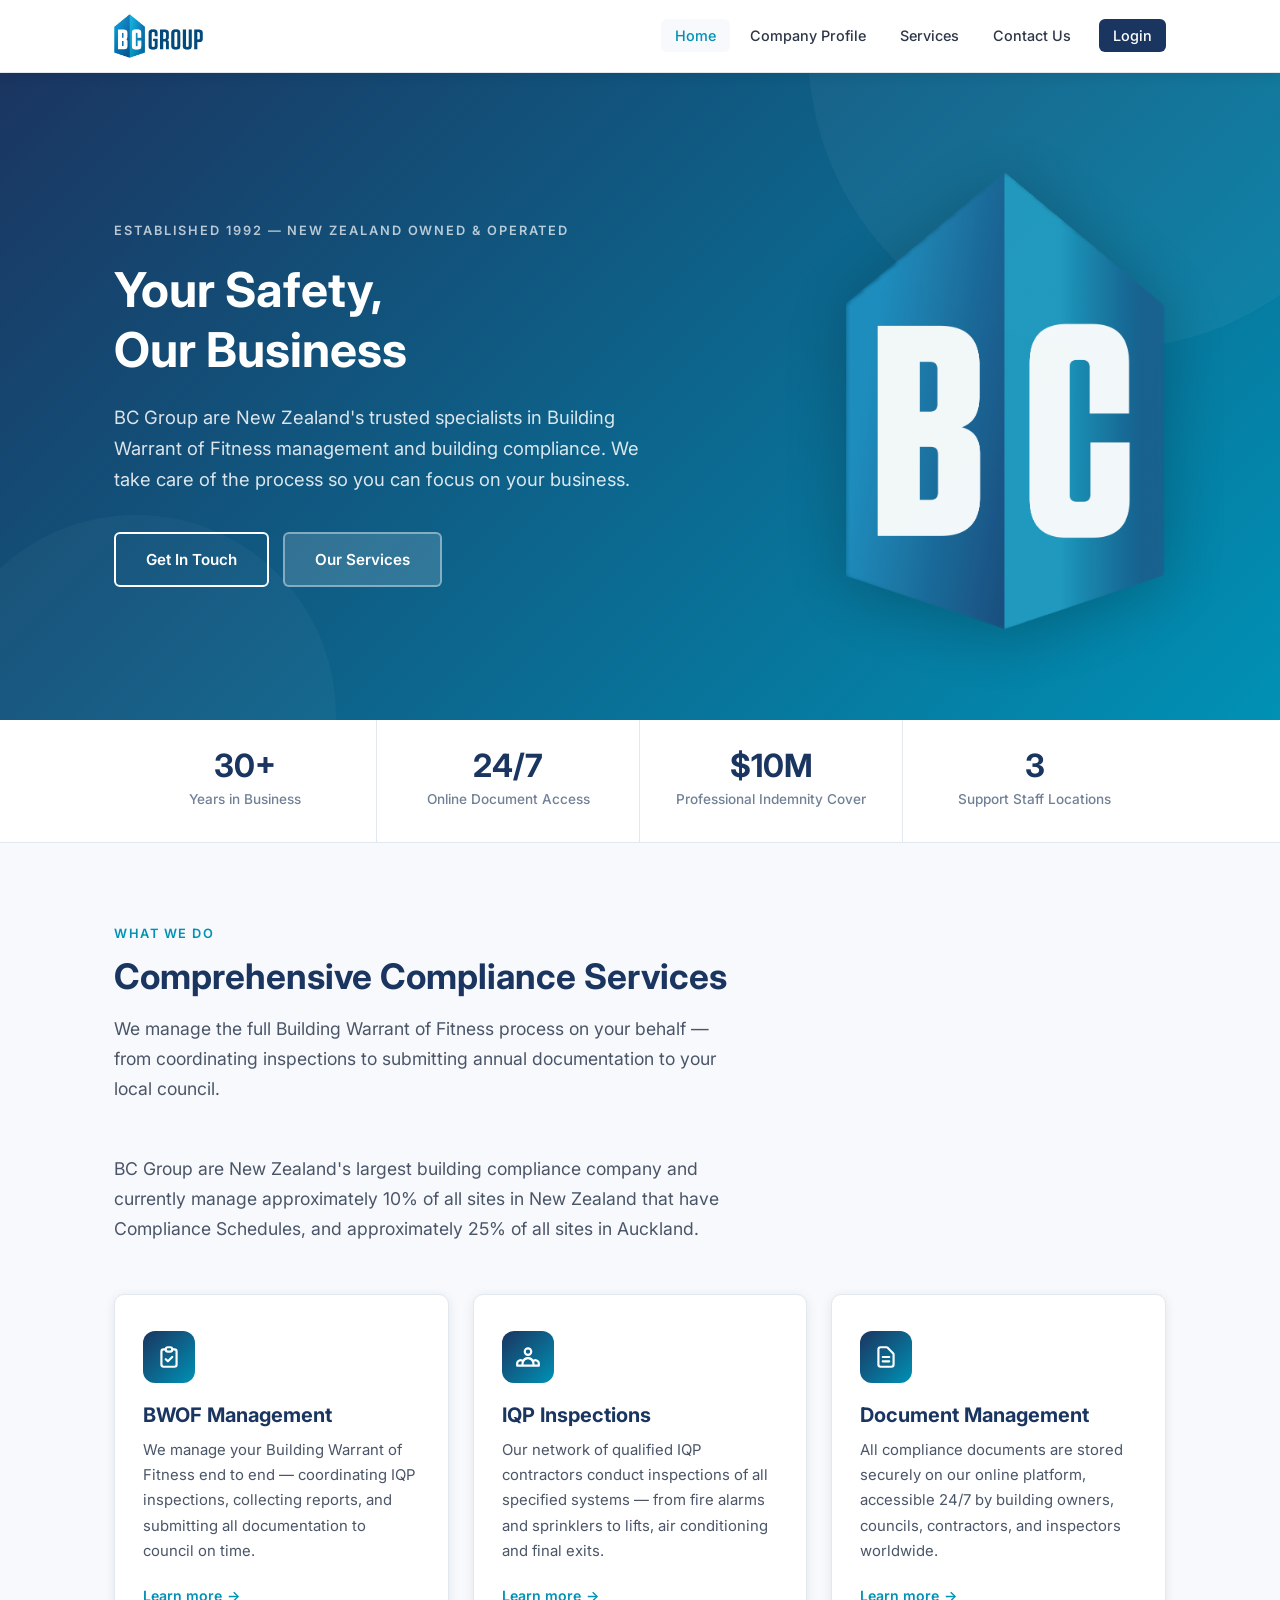
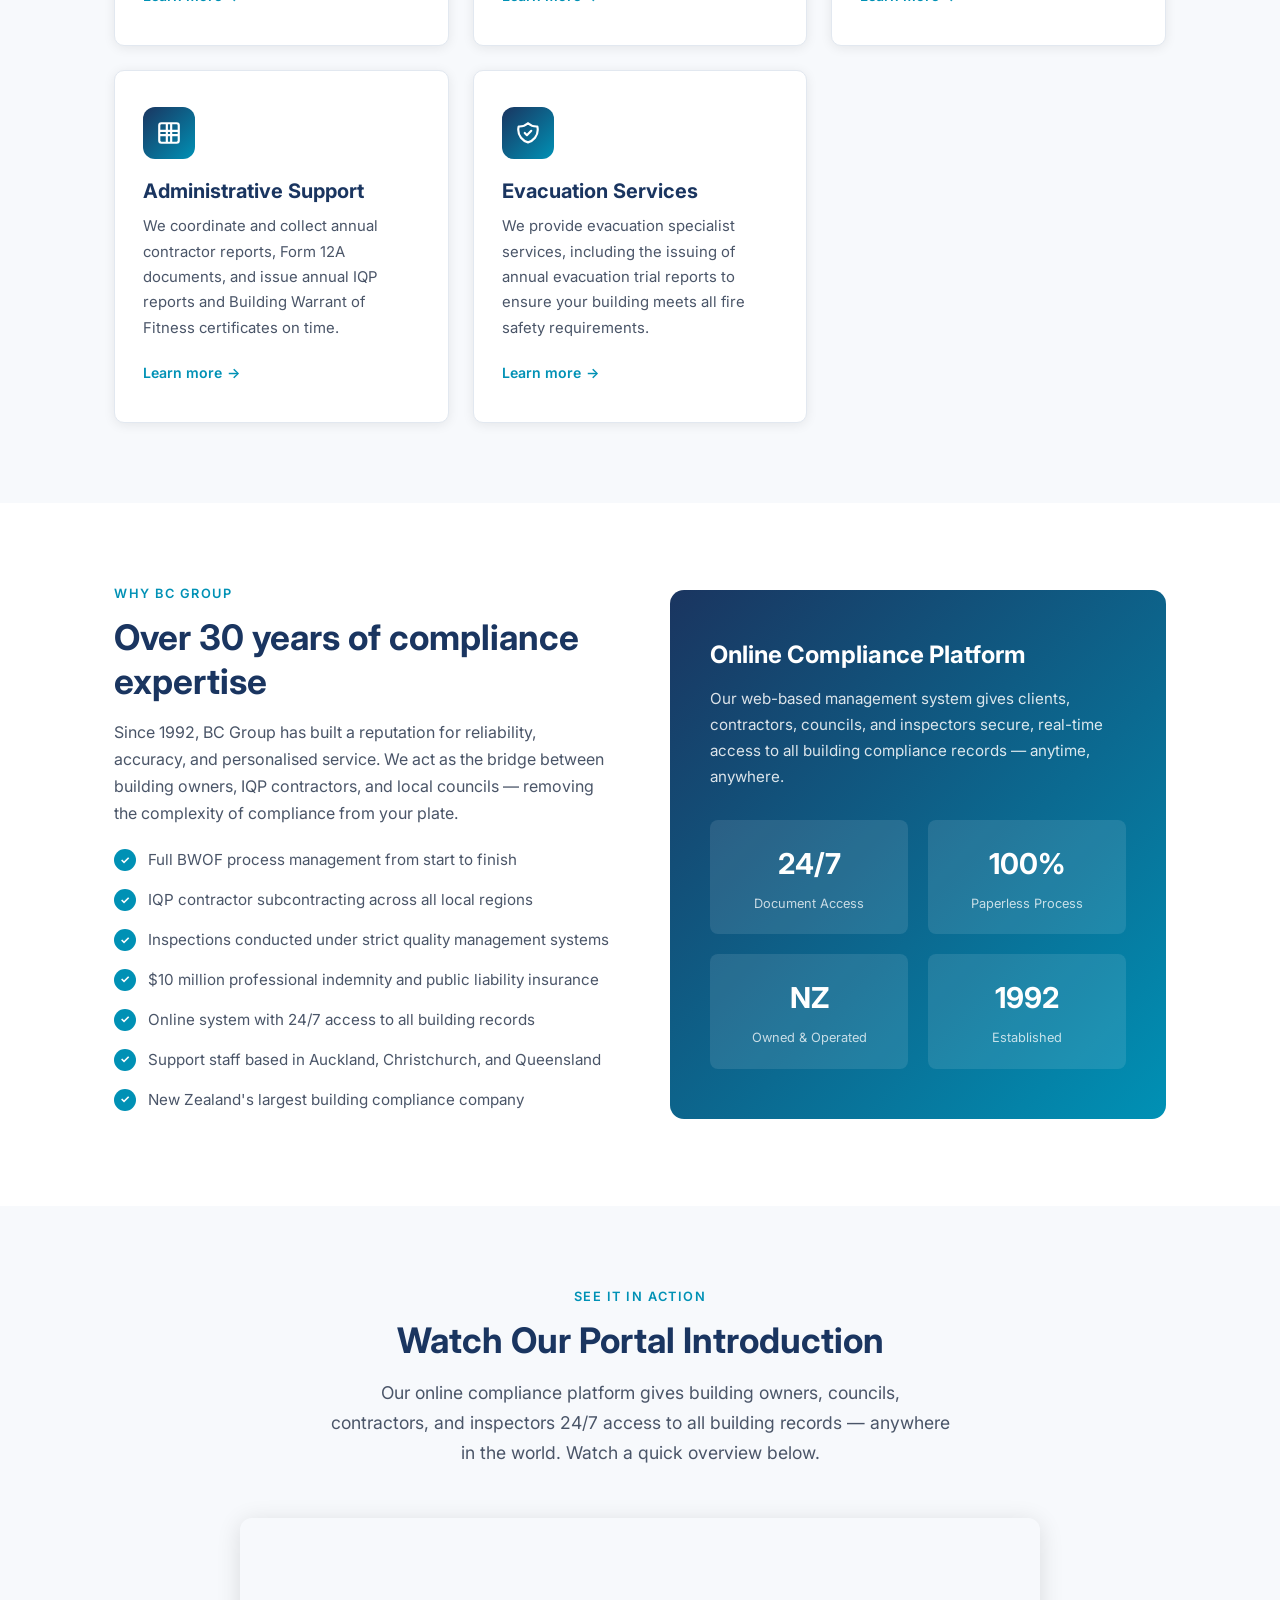
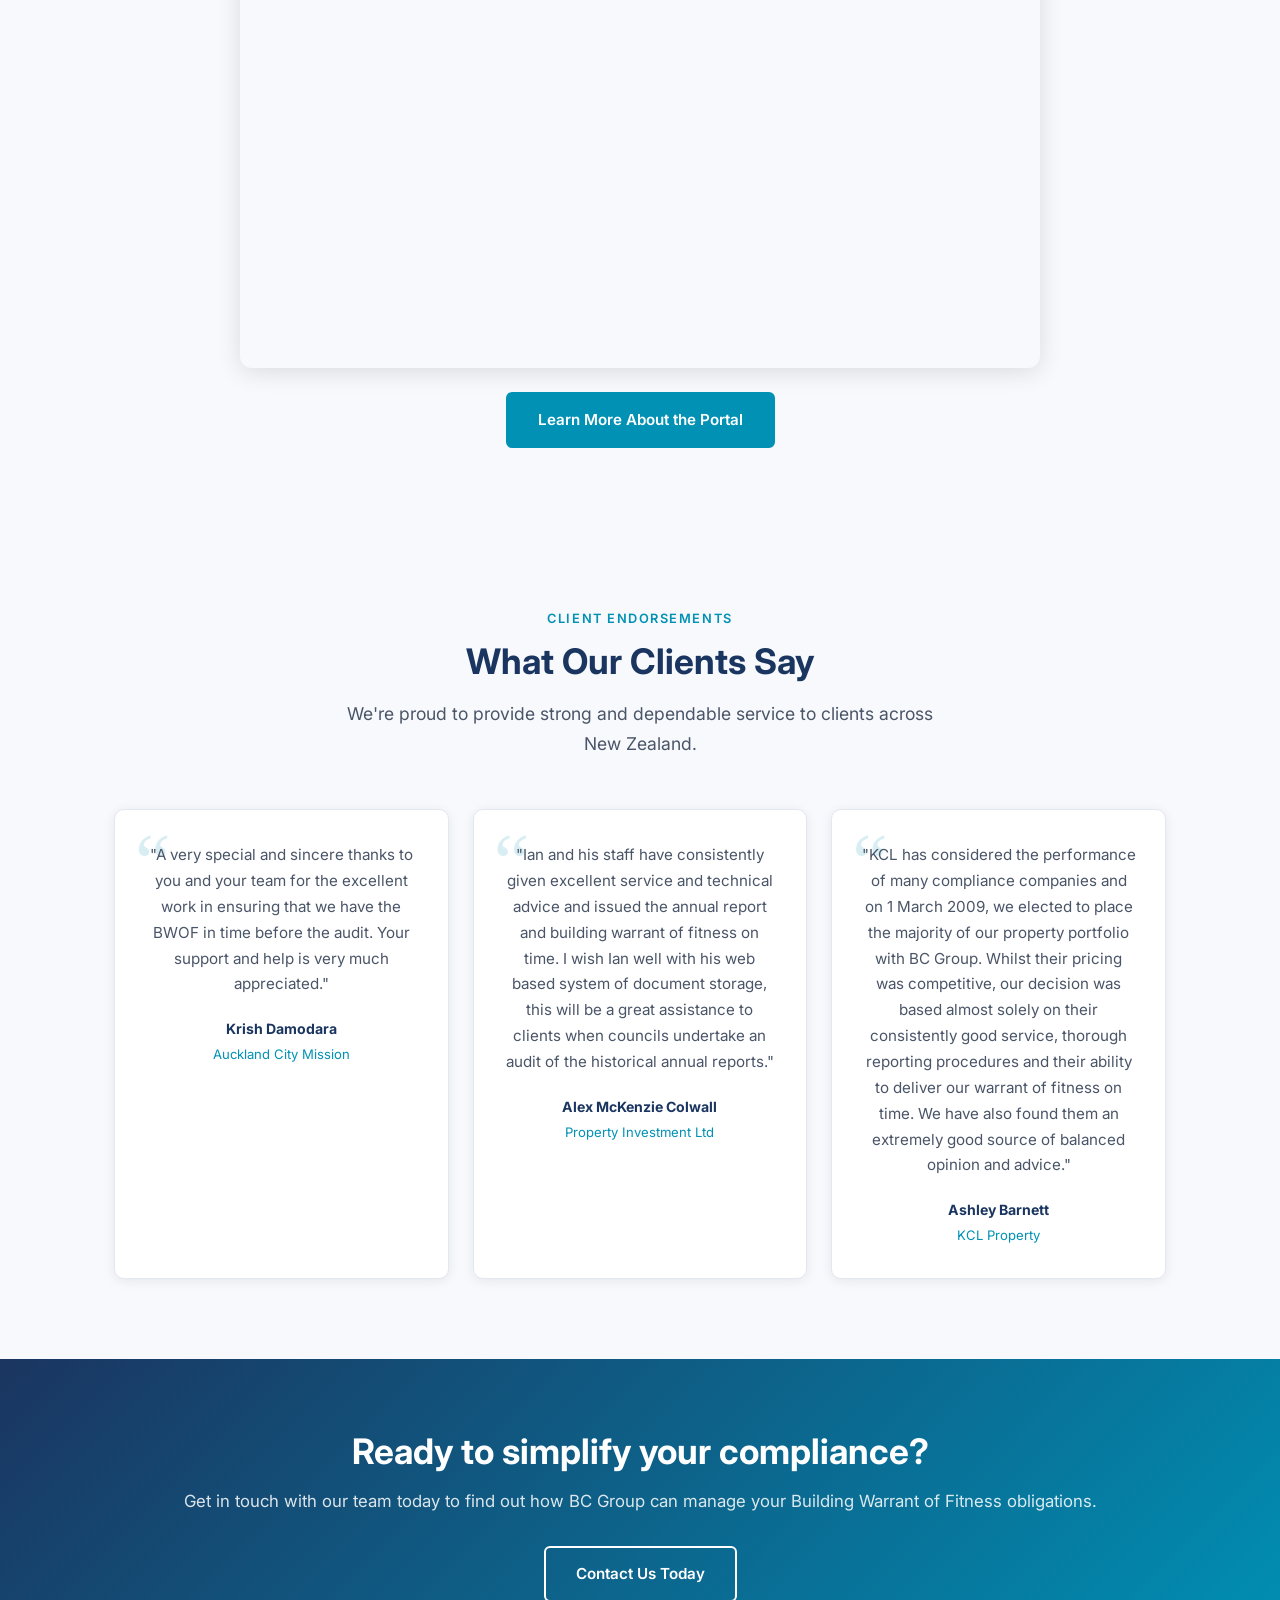
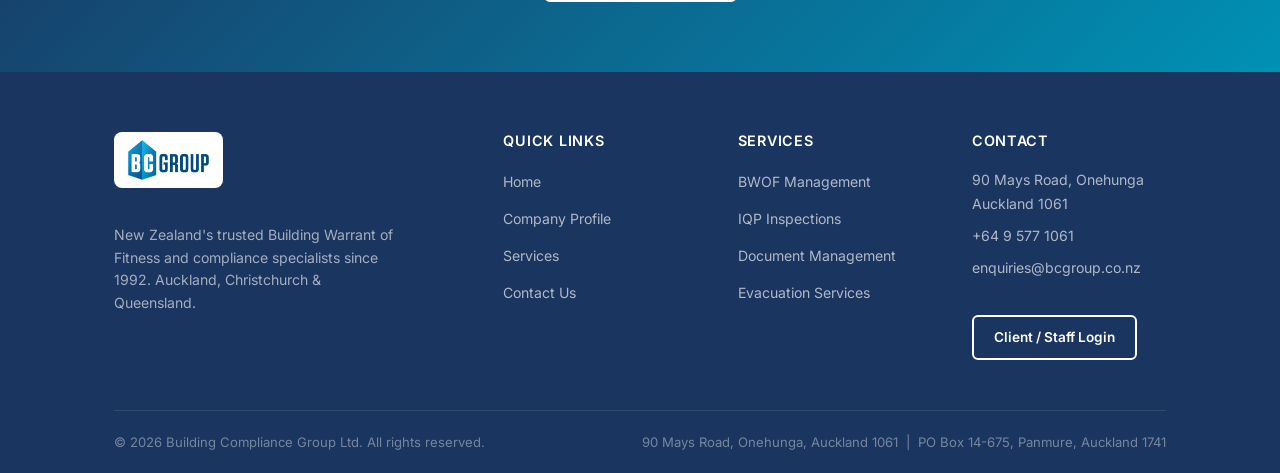
<file: index.html>
<!DOCTYPE html>
<html lang="en">
<head>
  <meta charset="UTF-8" />
  <meta name="viewport" content="width=device-width, initial-scale=1.0" />
  <title>BC Group | Building Warrant of Fitness Specialists</title>
  <meta name="description" content="BC Group has been New Zealand's trusted Building Warrant of Fitness and compliance specialists since 1992. Serving Auckland, Christchurch and beyond." />
  <link rel="stylesheet" href="css/styles.css" />
  <link rel="icon" type="image/x-icon" href="favicon.ico" />
  <link rel="icon" type="image/png" sizes="32x32" href="favicon-32x32.png" />
  <link rel="icon" type="image/png" sizes="16x16" href="favicon-16x16.png" />
  <link rel="apple-touch-icon" sizes="180x180" href="apple-touch-icon.png" />
</head>
<body>

  <!-- ===== NAVIGATION ===== -->
  <nav class="nav">
    <div class="container">
      <div class="nav__inner">
        <a href="index.html" class="nav__logo">
          <img src="images/logo.png" alt="BC Group" class="nav__logo-img" />
        </a>
        <button class="nav__toggle" id="navToggle" aria-label="Toggle menu">
          <span></span><span></span><span></span>
        </button>
        <ul class="nav__links" id="navLinks">
          <li><a href="index.html" class="active">Home</a></li>
          <li><a href="about.html">Company Profile</a></li>
          <li><a href="services.html">Services</a></li>
          <li><a href="contact.html">Contact Us</a></li>
          <li><a href="https://login.bcgroup.co.nz/" class="nav__login" target="_blank" rel="noopener">Login</a></li>
        </ul>
      </div>
    </div>
  </nav>

  <!-- ===== HERO ===== -->
  <section class="hero">
    <div class="container">
      <div class="hero__inner">
        <div class="hero__content">
          <span class="hero__tagline">Established 1992 &mdash; New Zealand Owned &amp; Operated</span>
          <h1>Your Safety,<br>Our Business</h1>
          <p>BC Group are New Zealand's trusted specialists in Building Warrant of Fitness management and building compliance. We take care of the process so you can focus on your business.</p>
          <div class="hero__buttons">
            <a href="contact.html" class="btn btn--outline">Get In Touch</a>
            <a href="services.html" class="btn btn--primary" style="background:rgba(255,255,255,0.15);border-color:rgba(255,255,255,0.4);">Our Services</a>
          </div>
        </div>
        <div class="hero__logo">
          <img src="images/logohero.png" alt="BC Group" />
        </div>
      </div>
    </div>
  </section>

  <!-- ===== STATS ===== -->
  <section class="stats">
    <div class="container">
      <div class="stats__grid">
        <div class="stats__item">
          <div class="stats__number">30+</div>
          <div class="stats__label">Years in Business</div>
        </div>
        <div class="stats__item">
          <div class="stats__number">24/7</div>
          <div class="stats__label">Online Document Access</div>
        </div>
        <div class="stats__item">
          <div class="stats__number">$10M</div>
          <div class="stats__label">Professional Indemnity Cover</div>
        </div>
        <div class="stats__item">
          <div class="stats__number">3</div>
          <div class="stats__label">Support Staff Locations</div>
        </div>
      </div>
    </div>
  </section>

  <!-- ===== SERVICES ===== -->
  <section class="section section--grey">
    <div class="container">
      <p class="section-label">What We Do</p>
      <h2 class="section-title">Comprehensive Compliance Services</h2>
      <p class="section-intro">We manage the full Building Warrant of Fitness process on your behalf — from coordinating inspections to submitting annual documentation to your local council.</p>
      <p class="section-intro">BC Group are New Zealand's largest building compliance company and currently manage approximately 10% of all sites in New Zealand that have Compliance Schedules, and approximately 25% of all sites in Auckland.</p>
      <div class="cards">

        <div class="card">
          <div class="card__icon">
            <svg viewBox="0 0 24 24"><path d="M9 5H7a2 2 0 00-2 2v12a2 2 0 002 2h10a2 2 0 002-2V7a2 2 0 00-2-2h-2M9 5a2 2 0 002 2h2a2 2 0 002-2M9 5a2 2 0 012-2h2a2 2 0 012 2m-6 9l2 2 4-4"/></svg>
          </div>
          <h3>BWOF Management</h3>
          <p>We manage your Building Warrant of Fitness end to end — coordinating IQP inspections, collecting reports, and submitting all documentation to council on time.</p>
          <a href="services.html" class="card__link">Learn more</a>
        </div>

        <div class="card">
          <div class="card__icon">
            <svg viewBox="0 0 24 24"><path d="M17 20h5v-2a3 3 0 00-5.356-1.857M17 20H7m10 0v-2c0-.656-.126-1.283-.356-1.857M7 20H2v-2a3 3 0 015.356-1.857M7 20v-2c0-.656.126-1.283.356-1.857m0 0a5.002 5.002 0 019.288 0M15 7a3 3 0 11-6 0 3 3 0 016 0z"/></svg>
          </div>
          <h3>IQP Inspections</h3>
          <p>Our network of qualified IQP contractors conduct inspections of all specified systems — from fire alarms and sprinklers to lifts, air conditioning and final exits.</p>
          <a href="services.html" class="card__link">Learn more</a>
        </div>

        <div class="card">
          <div class="card__icon">
            <svg viewBox="0 0 24 24"><path d="M9 12h6m-6 4h6m2 5H7a2 2 0 01-2-2V5a2 2 0 012-2h5.586a1 1 0 01.707.293l5.414 5.414a1 1 0 01.293.707V19a2 2 0 01-2 2z"/></svg>
          </div>
          <h3>Document Management</h3>
          <p>All compliance documents are stored securely on our online platform, accessible 24/7 by building owners, councils, contractors, and inspectors worldwide.</p>
          <a href="services.html" class="card__link">Learn more</a>
        </div>

        <div class="card">
          <div class="card__icon">
            <svg viewBox="0 0 24 24"><path d="M3 10h18M3 14h18M10 3v18M14 3v18M5 3h14a2 2 0 012 2v14a2 2 0 01-2 2H5a2 2 0 01-2-2V5a2 2 0 012-2z"/></svg>
          </div>
          <h3>Administrative Support</h3>
          <p>We coordinate and collect annual contractor reports, Form 12A documents, and issue annual IQP reports and Building Warrant of Fitness certificates on time.</p>
          <a href="services.html" class="card__link">Learn more</a>
        </div>

        <div class="card">
          <div class="card__icon">
            <svg viewBox="0 0 24 24"><path d="M9 12l2 2 4-4m5.618-4.016A11.955 11.955 0 0112 2.944a11.955 11.955 0 01-8.618 3.04A12.02 12.02 0 003 9c0 5.591 3.824 10.29 9 11.622 5.176-1.332 9-6.03 9-11.622 0-1.042-.133-2.052-.382-3.016z"/></svg>
          </div>
          <h3>Evacuation Services</h3>
          <p>We provide evacuation specialist services, including the issuing of annual evacuation trial reports to ensure your building meets all fire safety requirements.</p>
          <a href="services.html" class="card__link">Learn more</a>
        </div>

      </div>
    </div>
  </section>

  <!-- ===== WHY BC GROUP ===== -->
  <section class="section">
    <div class="container">
      <div class="two-col">
        <div>
          <p class="section-label">Why BC Group</p>
          <h2 class="section-title">Over 30 years of compliance expertise</h2>
          <p>Since 1992, BC Group has built a reputation for reliability, accuracy, and personalised service. We act as the bridge between building owners, IQP contractors, and local councils — removing the complexity of compliance from your plate.</p>
          <ul class="checklist">
            <li>Full BWOF process management from start to finish</li>
            <li>IQP contractor subcontracting across all local regions</li>
            <li>Inspections conducted under strict quality management systems</li>
            <li>$10 million professional indemnity and public liability insurance</li>
            <li>Online system with 24/7 access to all building records</li>
            <li>Support staff based in Auckland, Christchurch, and Queensland</li>
            <li>New Zealand's largest building compliance company</li>
          </ul>
        </div>
        <div class="visual-block">
          <h3>Online Compliance Platform</h3>
          <p>Our web-based management system gives clients, contractors, councils, and inspectors secure, real-time access to all building compliance records — anytime, anywhere.</p>
          <div class="stat-row">
            <div class="stat-box">
              <div class="num">24/7</div>
              <div class="lbl">Document Access</div>
            </div>
            <div class="stat-box">
              <div class="num">100%</div>
              <div class="lbl">Paperless Process</div>
            </div>
            <div class="stat-box">
              <div class="num">NZ</div>
              <div class="lbl">Owned &amp; Operated</div>
            </div>
            <div class="stat-box">
              <div class="num">1992</div>
              <div class="lbl">Established</div>
            </div>
          </div>
        </div>
      </div>
    </div>
  </section>

  <!-- ===== PORTAL VIDEO ===== -->
  <section class="section section--grey">
    <div class="container text-center">
      <p class="section-label">See It In Action</p>
      <h2 class="section-title">Watch Our Portal Introduction</h2>
      <p class="section-intro" style="margin-left:auto;margin-right:auto;">Our online compliance platform gives building owners, councils, contractors, and inspectors 24/7 access to all building records — anywhere in the world. Watch a quick overview below.</p>
      <div style="max-width:800px;margin:0 auto 24px;border-radius:12px;overflow:hidden;box-shadow:0 4px 24px rgba(0,0,0,0.12);">
        <div style="position:relative;padding-bottom:56.25%;height:0;">
          <iframe src="https://www.youtube.com/embed/49YV85iD6Ck" title="BC Group Portal Overview" frameborder="0" allow="accelerometer; autoplay; clipboard-write; encrypted-media; gyroscope; picture-in-picture" allowfullscreen style="position:absolute;top:0;left:0;width:100%;height:100%;"></iframe>
        </div>
      </div>
      <a href="intro-video.html" class="btn btn--primary">Learn More About the Portal</a>
    </div>
  </section>

  <!-- ===== TESTIMONIALS ===== -->
  <section class="section section--grey">
    <div class="container text-center">
      <p class="section-label">Client Endorsements</p>
      <h2 class="section-title">What Our Clients Say</h2>
      <p class="section-intro">We're proud to provide strong and dependable service to clients across New Zealand.</p>
      <div class="testimonials-grid">

        <div class="testimonial-card">
          <p class="testimonial-card__quote">"A very special and sincere thanks to you and your team for the excellent work in ensuring that we have the BWOF in time before the audit. Your support and help is very much appreciated."</p>
          <div class="testimonial-card__author">Krish Damodara</div>
          <div class="testimonial-card__company">Auckland City Mission</div>
        </div>

        <div class="testimonial-card">
          <p class="testimonial-card__quote">"Ian and his staff have consistently given excellent service and technical advice and issued the annual report and building warrant of fitness on time. I wish Ian well with his web based system of document storage, this will be a great assistance to clients when councils undertake an audit of the historical annual reports."</p>
          <div class="testimonial-card__author">Alex McKenzie Colwall</div>
          <div class="testimonial-card__company">Property Investment Ltd</div>
        </div>

        <div class="testimonial-card">
          <p class="testimonial-card__quote">"KCL has considered the performance of many compliance companies and on 1 March 2009, we elected to place the majority of our property portfolio with BC Group. Whilst their pricing was competitive, our decision was based almost solely on their consistently good service, thorough reporting procedures and their ability to deliver our warrant of fitness on time. We have also found them an extremely good source of balanced opinion and advice."</p>
          <div class="testimonial-card__author">Ashley Barnett</div>
          <div class="testimonial-card__company">KCL Property</div>
        </div>

      </div>
    </div>
  </section>

  <!-- ===== CTA ===== -->
  <section class="cta-banner">
    <div class="container">
      <h2>Ready to simplify your compliance?</h2>
      <p>Get in touch with our team today to find out how BC Group can manage your Building Warrant of Fitness obligations.</p>
      <a href="contact.html" class="btn btn--outline">Contact Us Today</a>
    </div>
  </section>

  <!-- ===== FOOTER ===== -->
  <footer class="footer">
    <div class="container">
      <div class="footer__grid">
        <div class="footer__brand">
          <div style="background:#fff; display:inline-block; padding:8px 14px; border-radius:8px; margin-bottom:14px;">
            <img src="images/logo.png" alt="BC Group" style="height:40px; width:auto; display:block;" />
          </div>
          <p>New Zealand's trusted Building Warrant of Fitness and compliance specialists since 1992. Auckland, Christchurch &amp; Queensland.</p>
        </div>
        <div>
          <h4>Quick Links</h4>
          <ul>
            <li><a href="index.html">Home</a></li>
            <li><a href="about.html">Company Profile</a></li>
            <li><a href="services.html">Services</a></li>
            <li><a href="contact.html">Contact Us</a></li>
          </ul>
        </div>
        <div>
          <h4>Services</h4>
          <ul>
            <li><a href="services.html">BWOF Management</a></li>
            <li><a href="services.html">IQP Inspections</a></li>
            <li><a href="services.html">Document Management</a></li>
            <li><a href="services.html">Evacuation Services</a></li>
          </ul>
        </div>
        <div>
          <h4>Contact</h4>
          <p class="footer__contact-line">90 Mays Road, Onehunga<br>Auckland 1061</p>
          <p class="footer__contact-line"><a href="tel:+6495771061">+64 9 577 1061</a></p>
          <p class="footer__contact-line"><a href="mailto:enquiries@bcgroup.co.nz">enquiries@bcgroup.co.nz</a></p>
          <br>
          <a href="https://login.bcgroup.co.nz/" target="_blank" rel="noopener" class="btn btn--outline" style="padding:9px 20px;font-size:0.85rem;">Client / Staff Login</a>
        </div>
      </div>
      <div class="footer__bottom">
        <span>&copy; 2026 Building Compliance Group Ltd. All rights reserved.</span>
        <span>90 Mays Road, Onehunga, Auckland 1061 &nbsp;|&nbsp; PO Box 14-675, Panmure, Auckland 1741</span>
      </div>
    </div>
  </footer>

  <script src="js/main.js"></script>
</body>
</html>
</file>
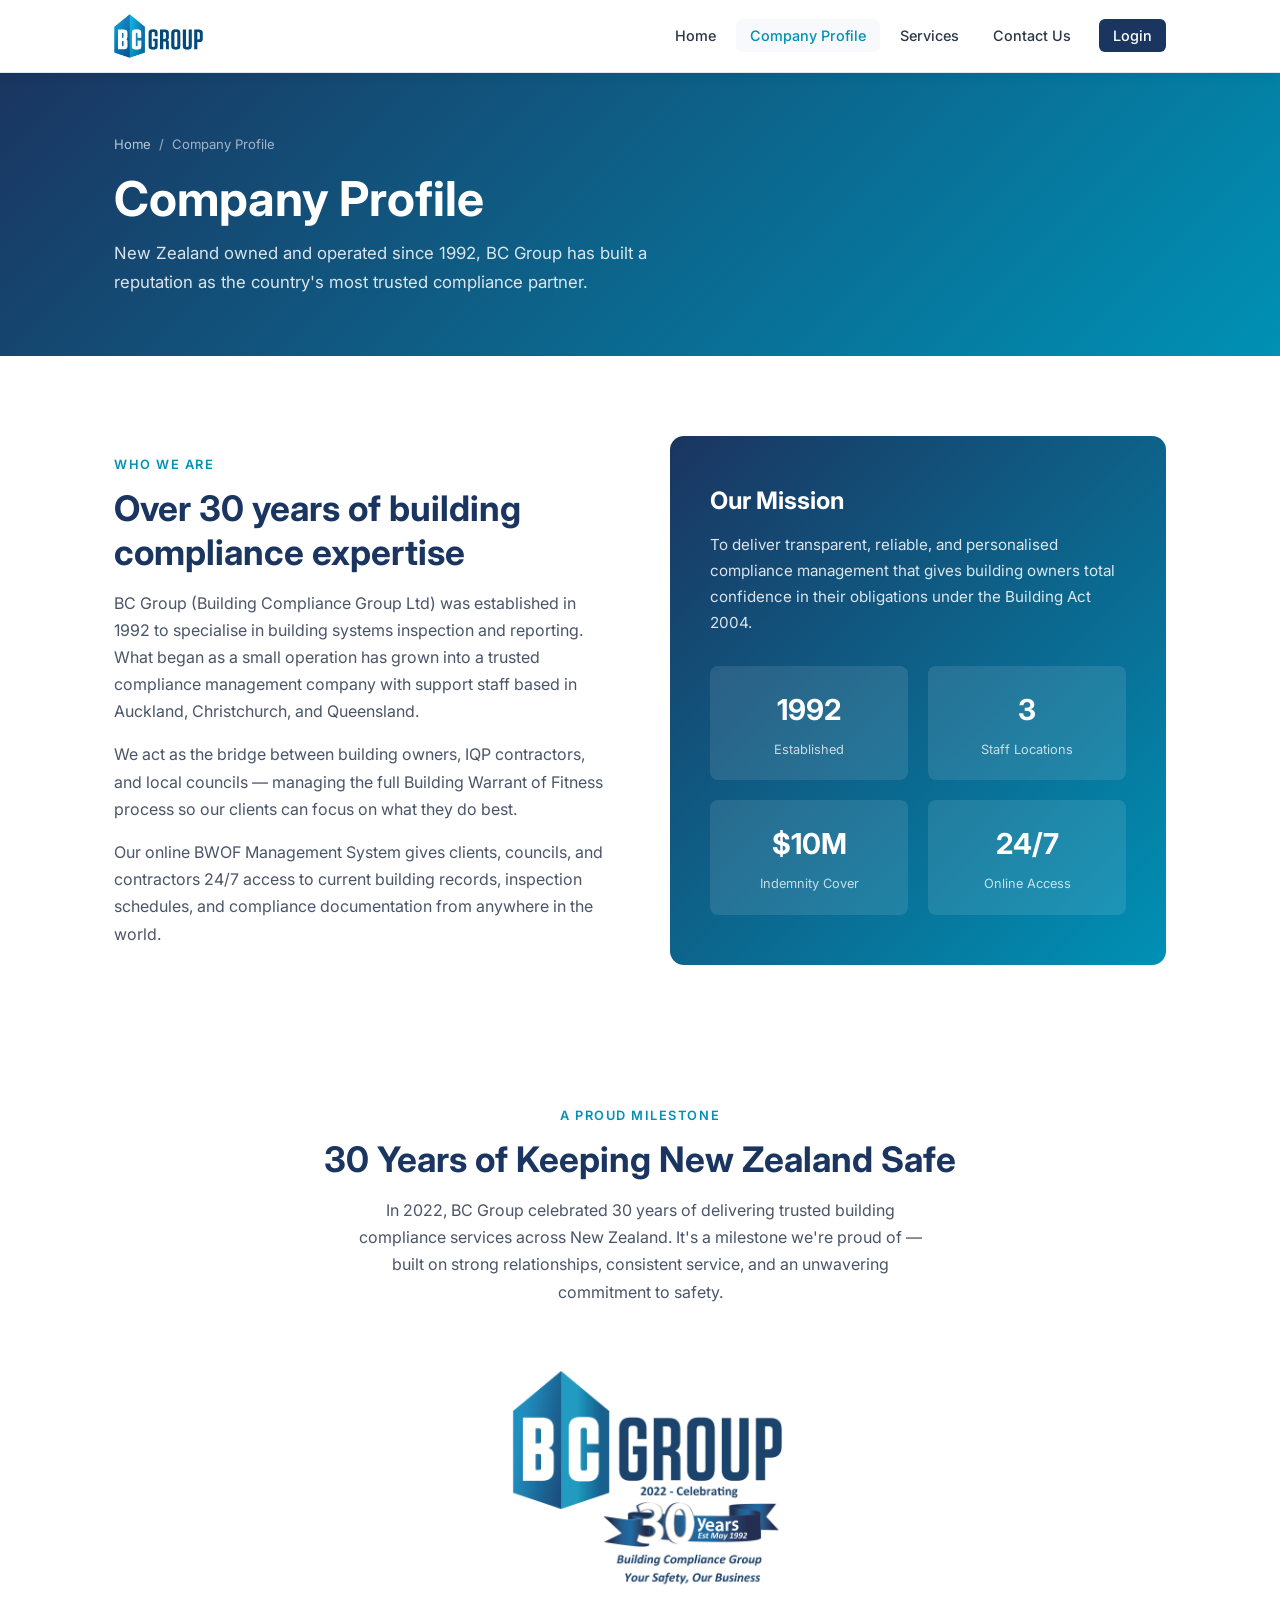
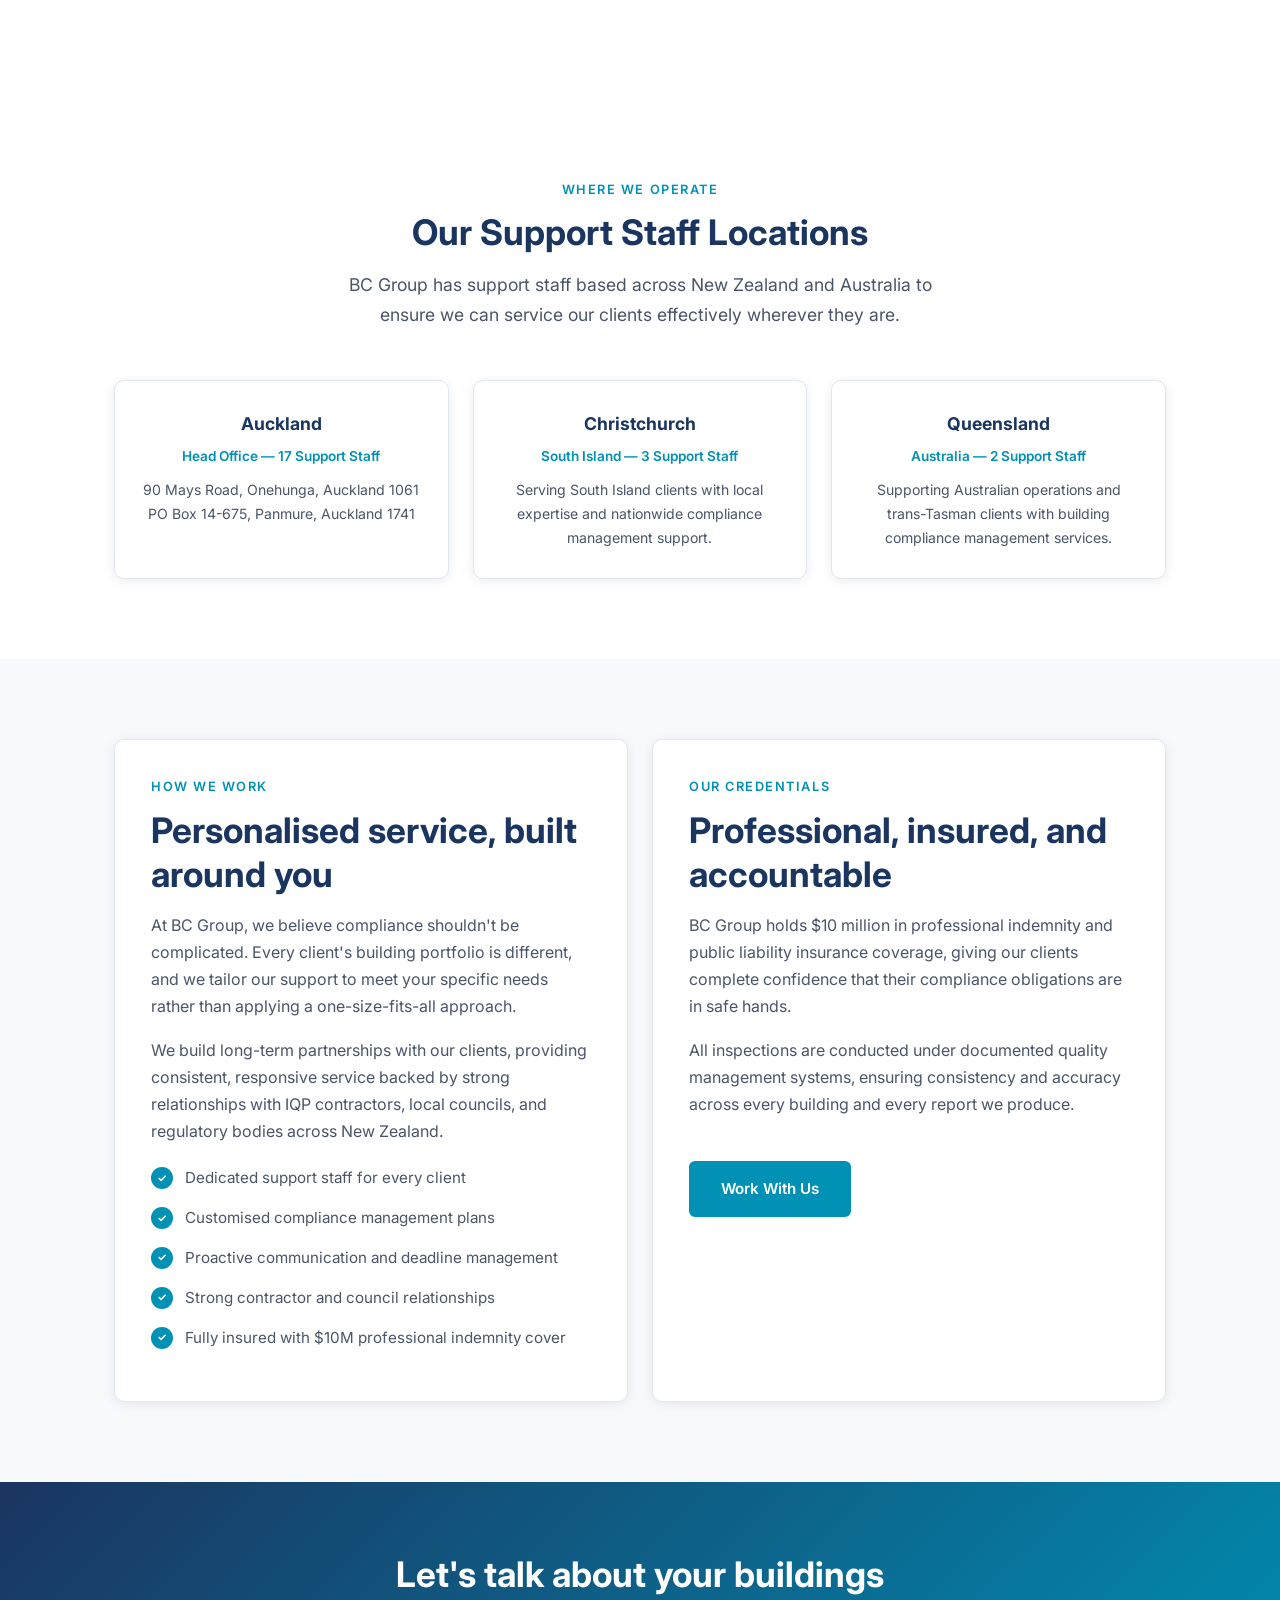
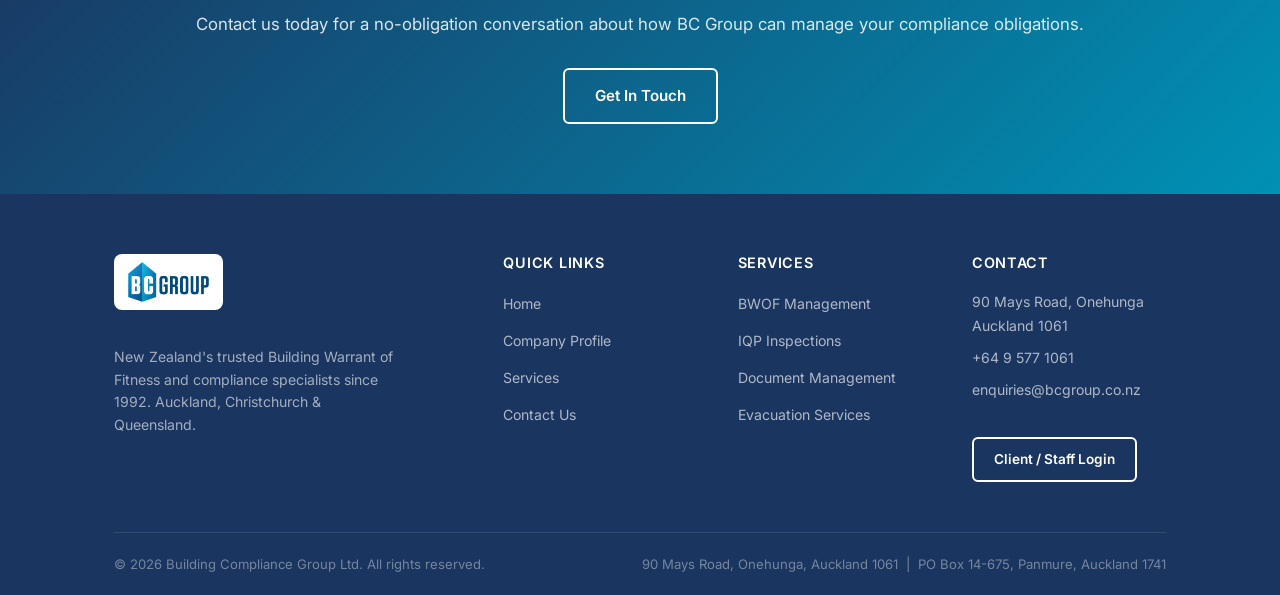
<file: about.html>
<!DOCTYPE html>
<html lang="en">
<head>
  <meta charset="UTF-8" />
  <meta name="viewport" content="width=device-width, initial-scale=1.0" />
  <title>Company Profile | BC Group</title>
  <meta name="description" content="Learn about BC Group — New Zealand's trusted Building Warrant of Fitness specialists since 1992. Meet our team and find out what drives us." />
  <link rel="stylesheet" href="css/styles.css" />
  <link rel="icon" type="image/x-icon" href="favicon.ico" />
  <link rel="icon" type="image/png" sizes="32x32" href="favicon-32x32.png" />
  <link rel="icon" type="image/png" sizes="16x16" href="favicon-16x16.png" />
  <link rel="apple-touch-icon" sizes="180x180" href="apple-touch-icon.png" />
</head>
<body>

  <!-- ===== NAVIGATION ===== -->
  <nav class="nav">
    <div class="container">
      <div class="nav__inner">
        <a href="index.html" class="nav__logo">
          <img src="images/logo.png" alt="BC Group" class="nav__logo-img" />
        </a>
        <button class="nav__toggle" id="navToggle" aria-label="Toggle menu">
          <span></span><span></span><span></span>
        </button>
        <ul class="nav__links" id="navLinks">
          <li><a href="index.html">Home</a></li>
          <li><a href="about.html" class="active">Company Profile</a></li>
          <li><a href="services.html">Services</a></li>
          <li><a href="contact.html">Contact Us</a></li>
          <li><a href="https://login.bcgroup.co.nz/" class="nav__login" target="_blank" rel="noopener">Login</a></li>
        </ul>
      </div>
    </div>
  </nav>

  <!-- ===== PAGE HEADER ===== -->
  <section class="page-header">
    <div class="container">
      <div class="breadcrumb">
        <a href="index.html">Home</a><span>/</span>Company Profile
      </div>
      <h1>Company Profile</h1>
      <p>New Zealand owned and operated since 1992, BC Group has built a reputation as the country's most trusted compliance partner.</p>
    </div>
  </section>

  <!-- ===== ABOUT ===== -->
  <section class="section">
    <div class="container">
      <div class="two-col">
        <div>
          <p class="section-label">Who We Are</p>
          <h2 class="section-title">Over 30 years of building compliance expertise</h2>
          <p>BC Group (Building Compliance Group Ltd) was established in 1992 to specialise in building systems inspection and reporting. What began as a small operation has grown into a trusted compliance management company with support staff based in Auckland, Christchurch, and Queensland.</p>
          <p>We act as the bridge between building owners, IQP contractors, and local councils — managing the full Building Warrant of Fitness process so our clients can focus on what they do best.</p>
          <p>Our online BWOF Management System gives clients, councils, and contractors 24/7 access to current building records, inspection schedules, and compliance documentation from anywhere in the world.</p>
        </div>
        <div class="visual-block">
          <h3>Our Mission</h3>
          <p>To deliver transparent, reliable, and personalised compliance management that gives building owners total confidence in their obligations under the Building Act 2004.</p>
          <div class="stat-row">
            <div class="stat-box">
              <div class="num">1992</div>
              <div class="lbl">Established</div>
            </div>
            <div class="stat-box">
              <div class="num">3</div>
              <div class="lbl">Staff Locations</div>
            </div>
            <div class="stat-box">
              <div class="num">$10M</div>
              <div class="lbl">Indemnity Cover</div>
            </div>
            <div class="stat-box">
              <div class="num">24/7</div>
              <div class="lbl">Online Access</div>
            </div>
          </div>
        </div>
      </div>
    </div>
  </section>

  <!-- ===== 30 YEARS MILESTONE ===== -->
  <section class="section" style="padding: 60px 0;">
    <div class="container" style="text-align: center;">
      <p class="section-label">A proud milestone</p>
      <h2 class="section-title">30 Years of Keeping New Zealand Safe</h2>
      <p style="max-width:580px; margin: 0 auto 36px; color:#4a5568;">In 2022, BC Group celebrated 30 years of delivering trusted building compliance services across New Zealand. It's a milestone we're proud of — built on strong relationships, consistent service, and an unwavering commitment to safety.</p>
      <img src="images/logo..30years.png" alt="BC Group — 30 Years Est. May 1992" style="max-width: 420px; width: 100%; margin: 0 auto; display: block;" />
    </div>
  </section>

  <!-- ===== LOCATIONS ===== -->
  <section class="section">
    <div class="container">
      <p class="section-label text-center">Where We Operate</p>
      <h2 class="section-title text-center">Our Support Staff Locations</h2>
      <p class="section-intro text-center" style="margin-left:auto;margin-right:auto;">BC Group has support staff based across New Zealand and Australia to ensure we can service our clients effectively wherever they are.</p>
      <div class="locations-grid" style="text-align:center;">

        <div class="location-card">
          <div class="location-card__city">Auckland</div>
          <div class="location-card__count">Head Office &mdash; 17 Support Staff</div>
          <p>90 Mays Road, Onehunga, Auckland 1061<br>PO Box 14-675, Panmure, Auckland 1741</p>
        </div>

        <div class="location-card">
          <div class="location-card__city">Christchurch</div>
          <div class="location-card__count">South Island &mdash; 3 Support Staff</div>
          <p>Serving South Island clients with local expertise and nationwide compliance management support.</p>
        </div>

        <div class="location-card">
          <div class="location-card__city">Queensland</div>
          <div class="location-card__count">Australia &mdash; 2 Support Staff</div>
          <p>Supporting Australian operations and trans-Tasman clients with building compliance management services.</p>
        </div>

      </div>
    </div>
  </section>

  <!-- ===== PHILOSOPHY ===== -->
  <section class="section section--grey">
    <div class="container">
      <div style="display:grid; grid-template-columns:1fr 1fr; gap:24px; align-items:stretch;">

        <div style="background:#fff; border:1px solid #e2e8f0; border-radius:10px; padding:36px; box-shadow:0 2px 12px rgba(0,0,0,0.08);">
          <p class="section-label">How We Work</p>
          <h2 class="section-title">Personalised service, built around you</h2>
          <p>At BC Group, we believe compliance shouldn't be complicated. Every client's building portfolio is different, and we tailor our support to meet your specific needs rather than applying a one-size-fits-all approach.</p>
          <p>We build long-term partnerships with our clients, providing consistent, responsive service backed by strong relationships with IQP contractors, local councils, and regulatory bodies across New Zealand.</p>
          <ul class="checklist">
            <li>Dedicated support staff for every client</li>
            <li>Customised compliance management plans</li>
            <li>Proactive communication and deadline management</li>
            <li>Strong contractor and council relationships</li>
            <li>Fully insured with $10M professional indemnity cover</li>
          </ul>
        </div>

        <div style="background:#fff; border:1px solid #e2e8f0; border-radius:10px; padding:36px; box-shadow:0 2px 12px rgba(0,0,0,0.08);">
          <p class="section-label">Our Credentials</p>
          <h2 class="section-title">Professional, insured, and accountable</h2>
          <p>BC Group holds $10 million in professional indemnity and public liability insurance coverage, giving our clients complete confidence that their compliance obligations are in safe hands.</p>
          <p>All inspections are conducted under documented quality management systems, ensuring consistency and accuracy across every building and every report we produce.</p>
          <br>
          <a href="contact.html" class="btn btn--primary">Work With Us</a>
        </div>

      </div>
    </div>
  </section>

  <!-- ===== CTA ===== -->
  <section class="cta-banner">
    <div class="container">
      <h2>Let's talk about your buildings</h2>
      <p>Contact us today for a no-obligation conversation about how BC Group can manage your compliance obligations.</p>
      <a href="contact.html" class="btn btn--outline">Get In Touch</a>
    </div>
  </section>

  <!-- ===== FOOTER ===== -->
  <footer class="footer">
    <div class="container">
      <div class="footer__grid">
        <div class="footer__brand">
          <div style="background:#fff; display:inline-block; padding:8px 14px; border-radius:8px; margin-bottom:14px;">
            <img src="images/logo.png" alt="BC Group" style="height:40px; width:auto; display:block;" />
          </div>
          <p>New Zealand's trusted Building Warrant of Fitness and compliance specialists since 1992. Auckland, Christchurch &amp; Queensland.</p>
        </div>
        <div>
          <h4>Quick Links</h4>
          <ul>
            <li><a href="index.html">Home</a></li>
            <li><a href="about.html">Company Profile</a></li>
            <li><a href="services.html">Services</a></li>
            <li><a href="contact.html">Contact Us</a></li>
          </ul>
        </div>
        <div>
          <h4>Services</h4>
          <ul>
            <li><a href="services.html">BWOF Management</a></li>
            <li><a href="services.html">IQP Inspections</a></li>
            <li><a href="services.html">Document Management</a></li>
            <li><a href="services.html">Evacuation Services</a></li>
          </ul>
        </div>
        <div>
          <h4>Contact</h4>
          <p class="footer__contact-line">90 Mays Road, Onehunga<br>Auckland 1061</p>
          <p class="footer__contact-line"><a href="tel:+6495771061">+64 9 577 1061</a></p>
          <p class="footer__contact-line"><a href="mailto:enquiries@bcgroup.co.nz">enquiries@bcgroup.co.nz</a></p>
          <br>
          <a href="https://login.bcgroup.co.nz/" target="_blank" rel="noopener" class="btn btn--outline" style="padding:9px 20px;font-size:0.85rem;">Client / Staff Login</a>
        </div>
      </div>
      <div class="footer__bottom">
        <span>&copy; 2026 Building Compliance Group Ltd. All rights reserved.</span>
        <span>90 Mays Road, Onehunga, Auckland 1061 &nbsp;|&nbsp; PO Box 14-675, Panmure, Auckland 1741</span>
      </div>
    </div>
  </footer>

  <script src="js/main.js"></script>
</body>
</html>
</file>
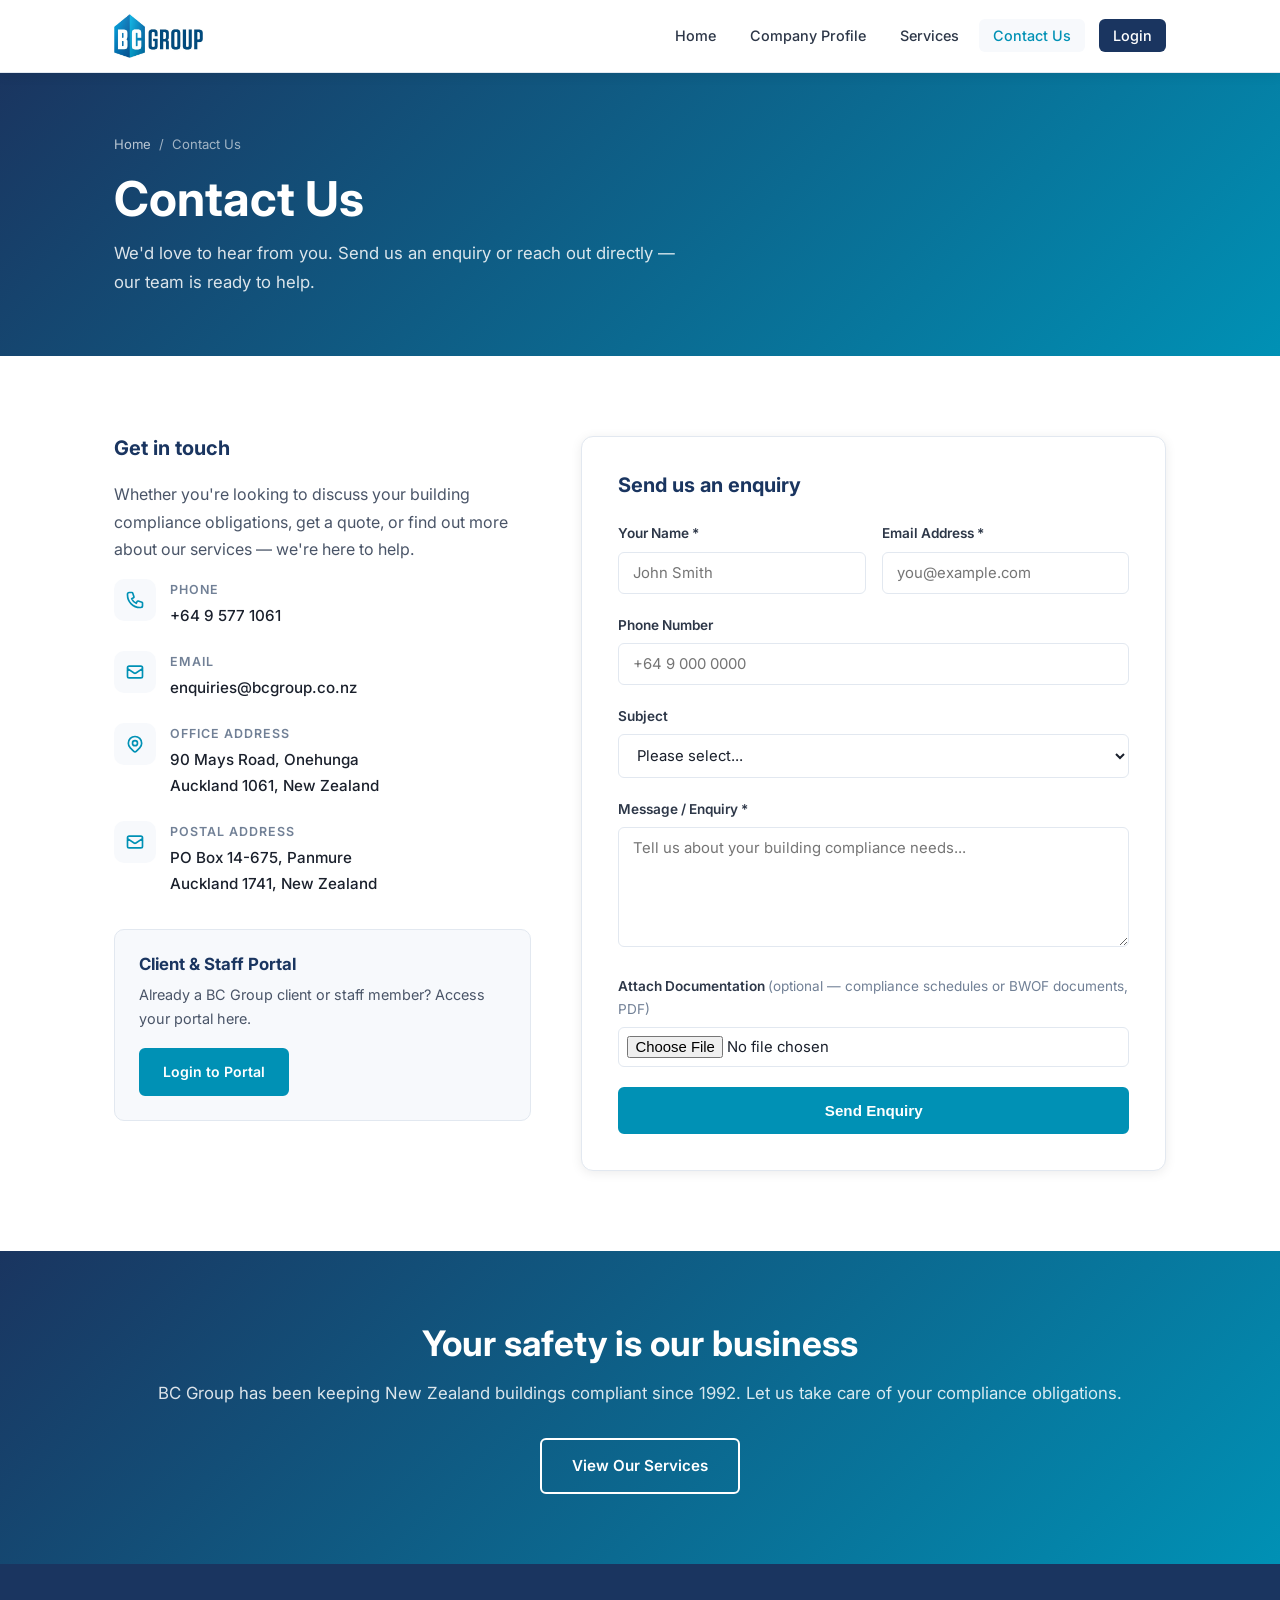
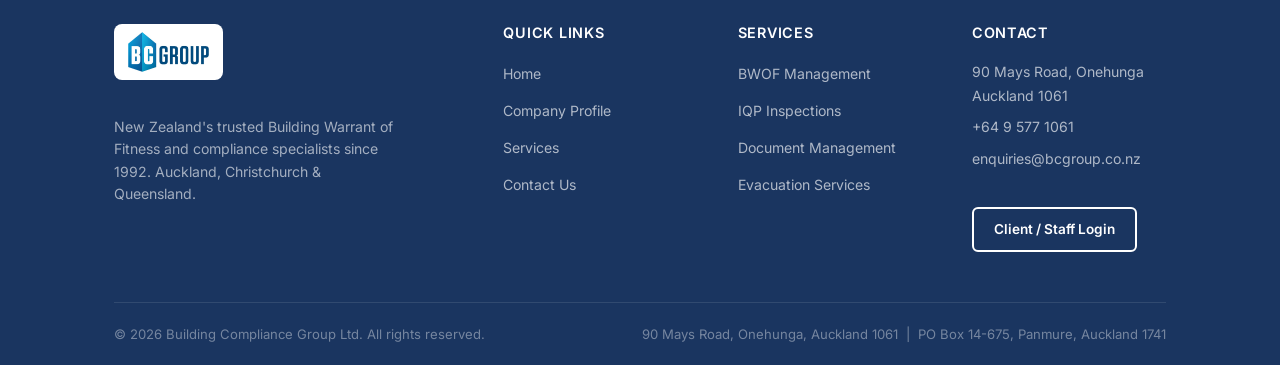
<file: contact.html>
<!DOCTYPE html>
<html lang="en">
<head>
  <meta charset="UTF-8" />
  <meta name="viewport" content="width=device-width, initial-scale=1.0" />
  <title>Contact Us | BC Group</title>
  <meta name="description" content="Get in touch with BC Group. We're based in Auckland with offices in Christchurch and Melbourne. Call, email, or send us an enquiry online." />
  <link rel="stylesheet" href="css/styles.css" />
  <link rel="icon" type="image/x-icon" href="favicon.ico" />
  <link rel="icon" type="image/png" sizes="32x32" href="favicon-32x32.png" />
  <link rel="icon" type="image/png" sizes="16x16" href="favicon-16x16.png" />
  <link rel="apple-touch-icon" sizes="180x180" href="apple-touch-icon.png" />
</head>
<body>

  <!-- ===== NAVIGATION ===== -->
  <nav class="nav">
    <div class="container">
      <div class="nav__inner">
        <a href="index.html" class="nav__logo">
          <img src="images/logo.png" alt="BC Group" class="nav__logo-img" />
        </a>
        <button class="nav__toggle" id="navToggle" aria-label="Toggle menu">
          <span></span><span></span><span></span>
        </button>
        <ul class="nav__links" id="navLinks">
          <li><a href="index.html">Home</a></li>
          <li><a href="about.html">Company Profile</a></li>
          <li><a href="services.html">Services</a></li>
          <li><a href="contact.html" class="active">Contact Us</a></li>
          <li><a href="https://login.bcgroup.co.nz/" class="nav__login" target="_blank" rel="noopener">Login</a></li>
        </ul>
      </div>
    </div>
  </nav>

  <!-- ===== PAGE HEADER ===== -->
  <section class="page-header">
    <div class="container">
      <div class="breadcrumb">
        <a href="index.html">Home</a><span>/</span>Contact Us
      </div>
      <h1>Contact Us</h1>
      <p>We'd love to hear from you. Send us an enquiry or reach out directly — our team is ready to help.</p>
    </div>
  </section>

  <!-- ===== CONTACT ===== -->
  <section class="section">
    <div class="container">
      <div class="contact-grid">

        <!-- Left: Contact Details -->
        <div class="contact-info">
          <h3>Get in touch</h3>
          <p>Whether you're looking to discuss your building compliance obligations, get a quote, or find out more about our services — we're here to help.</p>

          <div class="contact-item">
            <div class="contact-item__icon">
              <svg viewBox="0 0 24 24"><path d="M3 5a2 2 0 012-2h3.28a1 1 0 01.948.684l1.498 4.493a1 1 0 01-.502 1.21l-2.257 1.13a11.042 11.042 0 005.516 5.516l1.13-2.257a1 1 0 011.21-.502l4.493 1.498a1 1 0 01.684.949V19a2 2 0 01-2 2h-1C9.716 21 3 14.284 3 6V5z"/></svg>
            </div>
            <div>
              <div class="contact-item__label">Phone</div>
              <div class="contact-item__value"><a href="tel:+6495771061">+64 9 577 1061</a></div>
            </div>
          </div>

          <div class="contact-item">
            <div class="contact-item__icon">
              <svg viewBox="0 0 24 24"><path d="M3 8l7.89 5.26a2 2 0 002.22 0L21 8M5 19h14a2 2 0 002-2V7a2 2 0 00-2-2H5a2 2 0 00-2 2v10a2 2 0 002 2z"/></svg>
            </div>
            <div>
              <div class="contact-item__label">Email</div>
              <div class="contact-item__value"><a href="mailto:enquiries@bcgroup.co.nz">enquiries@bcgroup.co.nz</a></div>
            </div>
          </div>

          <div class="contact-item">
            <div class="contact-item__icon">
              <svg viewBox="0 0 24 24"><path d="M17.657 16.657L13.414 20.9a1.998 1.998 0 01-2.827 0l-4.244-4.243a8 8 0 1111.314 0z"/><path d="M15 11a3 3 0 11-6 0 3 3 0 016 0z"/></svg>
            </div>
            <div>
              <div class="contact-item__label">Office Address</div>
              <div class="contact-item__value">90 Mays Road, Onehunga<br>Auckland 1061, New Zealand</div>
            </div>
          </div>

          <div class="contact-item">
            <div class="contact-item__icon">
              <svg viewBox="0 0 24 24"><path d="M3 8l7.89 5.26a2 2 0 002.22 0L21 8M5 19h14a2 2 0 002-2V7a2 2 0 00-2-2H5a2 2 0 00-2 2v10a2 2 0 002 2z"/></svg>
            </div>
            <div>
              <div class="contact-item__label">Postal Address</div>
              <div class="contact-item__value">PO Box 14-675, Panmure<br>Auckland 1741, New Zealand</div>
            </div>
          </div>

          <div style="margin-top:32px;padding:24px;background:#f7f9fc;border-radius:10px;border:1px solid #e2e8f0;">
            <h4 style="margin-bottom:8px;color:#1a3560;">Client &amp; Staff Portal</h4>
            <p style="font-size:0.9rem;margin-bottom:16px;">Already a BC Group client or staff member? Access your portal here.</p>
            <a href="https://login.bcgroup.co.nz/" target="_blank" rel="noopener" class="btn btn--primary" style="font-size:0.88rem;padding:10px 22px;">Login to Portal</a>
          </div>
        </div>

        <!-- Right: Contact Form -->
        <div class="contact-form">
          <h3>Send us an enquiry</h3>
          <form action="https://formspree.io/f/xgopjojg" method="POST">
            <div class="form-row">
              <div class="form-group">
                <label for="name">Your Name *</label>
                <input type="text" id="name" name="name" placeholder="John Smith" required />
              </div>
              <div class="form-group">
                <label for="email">Email Address *</label>
                <input type="email" id="email" name="email" placeholder="you@example.com" required />
              </div>
            </div>
            <div class="form-group">
              <label for="phone">Phone Number</label>
              <input type="tel" id="phone" name="phone" placeholder="+64 9 000 0000" />
            </div>
            <div class="form-group">
              <label for="subject">Subject</label>
              <select id="subject" name="subject">
                <option value="">Please select...</option>
                <option value="BWOF Management">BWOF Management Enquiry</option>
                <option value="IQP Inspections">IQP Inspection Services</option>
                <option value="Digital Log Book">Digital Log Book</option>
                <option value="General Enquiry">General Enquiry</option>
                <option value="Quote Request">Quote Request</option>
              </select>
            </div>
            <div class="form-group">
              <label for="message">Message / Enquiry *</label>
              <textarea id="message" name="message" placeholder="Tell us about your building compliance needs..." required></textarea>
            </div>
            <div class="form-group">
              <label for="attachment">Attach Documentation <span style="font-weight:400;color:#718096;">(optional — compliance schedules or BWOF documents, PDF)</span></label>
              <input type="file" id="attachment" name="attachment" accept=".pdf" style="padding:8px;" />
            </div>
            <button type="submit" class="btn btn--primary" style="width:100%;">Send Enquiry</button>
          </form>
        </div>

      </div>
    </div>
  </section>

  <!-- ===== CTA ===== -->
  <section class="cta-banner">
    <div class="container">
      <h2>Your safety is our business</h2>
      <p>BC Group has been keeping New Zealand buildings compliant since 1992. Let us take care of your compliance obligations.</p>
      <a href="services.html" class="btn btn--outline">View Our Services</a>
    </div>
  </section>

  <!-- ===== FOOTER ===== -->
  <footer class="footer">
    <div class="container">
      <div class="footer__grid">
        <div class="footer__brand">
          <div style="background:#fff; display:inline-block; padding:8px 14px; border-radius:8px; margin-bottom:14px;">
            <img src="images/logo.png" alt="BC Group" style="height:40px; width:auto; display:block;" />
          </div>
          <p>New Zealand's trusted Building Warrant of Fitness and compliance specialists since 1992. Auckland, Christchurch &amp; Queensland.</p>
        </div>
        <div>
          <h4>Quick Links</h4>
          <ul>
            <li><a href="index.html">Home</a></li>
            <li><a href="about.html">Company Profile</a></li>
            <li><a href="services.html">Services</a></li>
            <li><a href="contact.html">Contact Us</a></li>
          </ul>
        </div>
        <div>
          <h4>Services</h4>
          <ul>
            <li><a href="services.html">BWOF Management</a></li>
            <li><a href="services.html">IQP Inspections</a></li>
            <li><a href="services.html">Document Management</a></li>
            <li><a href="services.html">Evacuation Services</a></li>
          </ul>
        </div>
        <div>
          <h4>Contact</h4>
          <p class="footer__contact-line">90 Mays Road, Onehunga<br>Auckland 1061</p>
          <p class="footer__contact-line"><a href="tel:+6495771061">+64 9 577 1061</a></p>
          <p class="footer__contact-line"><a href="mailto:enquiries@bcgroup.co.nz">enquiries@bcgroup.co.nz</a></p>
          <br>
          <a href="https://login.bcgroup.co.nz/" target="_blank" rel="noopener" class="btn btn--outline" style="padding:9px 20px;font-size:0.85rem;">Client / Staff Login</a>
        </div>
      </div>
      <div class="footer__bottom">
        <span>&copy; 2026 Building Compliance Group Ltd. All rights reserved.</span>
        <span>90 Mays Road, Onehunga, Auckland 1061 &nbsp;|&nbsp; PO Box 14-675, Panmure, Auckland 1741</span>
      </div>
    </div>
  </footer>

  <script src="js/main.js"></script>
</body>
</html>
</file>
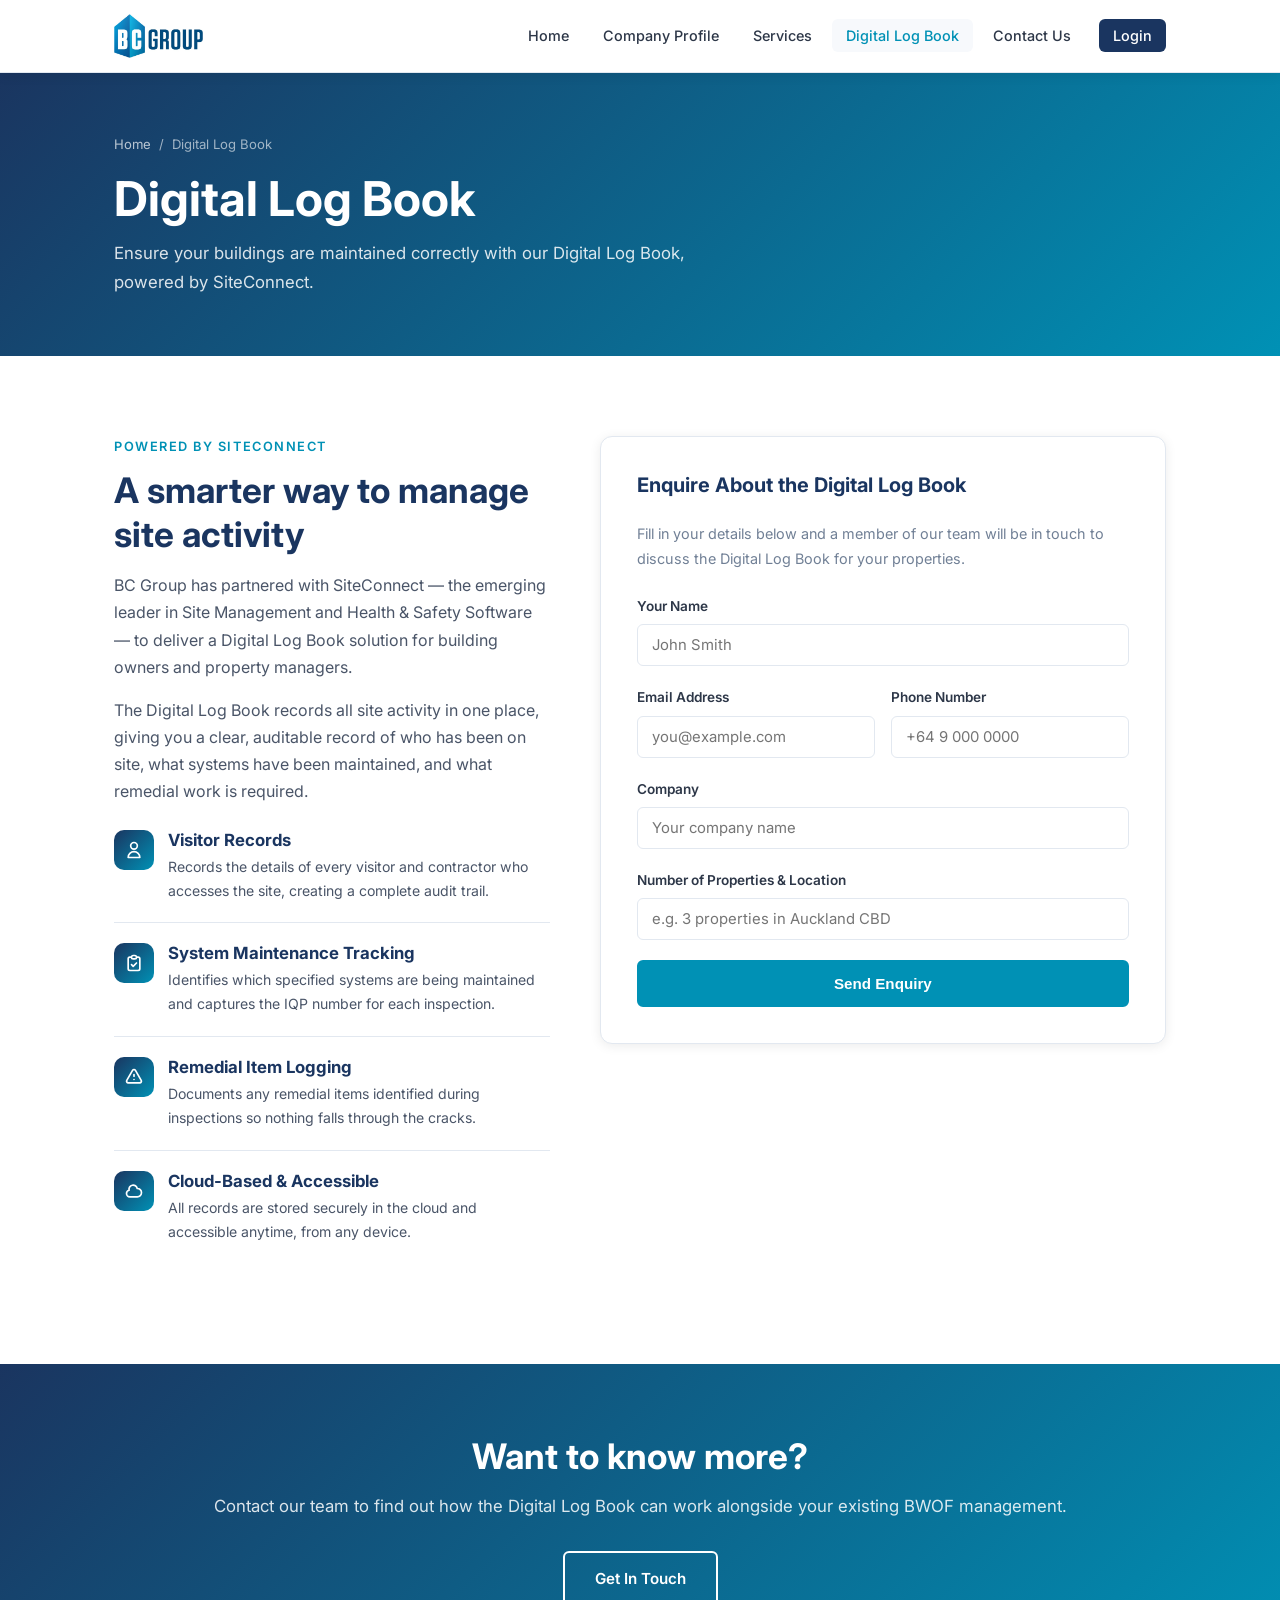
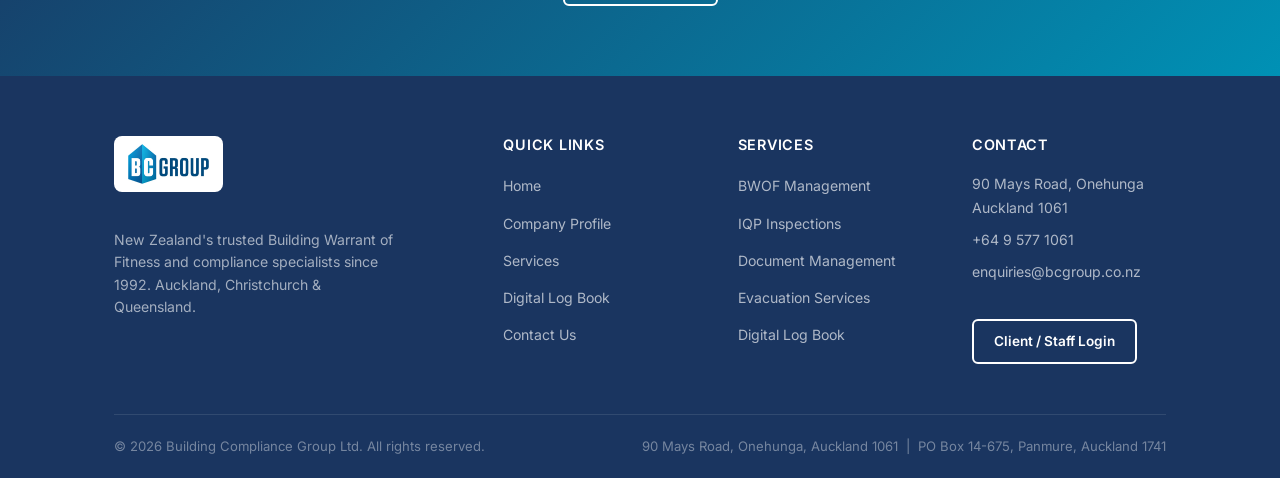
<file: digital-log-book.html>
<!DOCTYPE html>
<html lang="en">
<head>
  <meta charset="UTF-8" />
  <meta name="viewport" content="width=device-width, initial-scale=1.0" />
  <title>Digital Log Book | BC Group</title>
  <meta name="description" content="BC Group's Digital Log Book, powered by SiteConnect, records visitor details, system maintenance, IQP numbers, and remedial items for your properties." />
  <link rel="stylesheet" href="css/styles.css" />
  <link rel="icon" type="image/x-icon" href="favicon.ico" />
  <link rel="icon" type="image/png" sizes="32x32" href="favicon-32x32.png" />
  <link rel="icon" type="image/png" sizes="16x16" href="favicon-16x16.png" />
  <link rel="apple-touch-icon" sizes="180x180" href="apple-touch-icon.png" />
</head>
<body>

  <!-- ===== NAVIGATION ===== -->
  <nav class="nav">
    <div class="container">
      <div class="nav__inner">
        <a href="index.html" class="nav__logo">
          <img src="images/logo.png" alt="BC Group" class="nav__logo-img" />
        </a>
        <button class="nav__toggle" id="navToggle" aria-label="Toggle menu">
          <span></span><span></span><span></span>
        </button>
        <ul class="nav__links" id="navLinks">
          <li><a href="index.html">Home</a></li>
          <li><a href="about.html">Company Profile</a></li>
          <li><a href="services.html">Services</a></li>
          <li><a href="digital-log-book.html" class="active">Digital Log Book</a></li>
          <li><a href="contact.html">Contact Us</a></li>
          <li><a href="https://login.bcgroup.co.nz/" class="nav__login" target="_blank" rel="noopener">Login</a></li>
        </ul>
      </div>
    </div>
  </nav>

  <!-- ===== PAGE HEADER ===== -->
  <section class="page-header">
    <div class="container">
      <div class="breadcrumb">
        <a href="index.html">Home</a><span>/</span>Digital Log Book
      </div>
      <h1>Digital Log Book</h1>
      <p>Ensure your buildings are maintained correctly with our Digital Log Book, powered by SiteConnect.</p>
    </div>
  </section>

  <!-- ===== MAIN CONTENT ===== -->
  <section class="section">
    <div class="container">
      <div class="logbook-grid">

        <!-- Left: Info -->
        <div>
          <p class="section-label">Powered by SiteConnect</p>
          <h2 class="section-title">A smarter way to manage site activity</h2>
          <p>BC Group has partnered with SiteConnect — the emerging leader in Site Management and Health &amp; Safety Software — to deliver a Digital Log Book solution for building owners and property managers.</p>
          <p>The Digital Log Book records all site activity in one place, giving you a clear, auditable record of who has been on site, what systems have been maintained, and what remedial work is required.</p>

          <div class="logbook-features">

            <div class="logbook-feature">
              <div class="logbook-feature__icon">
                <svg viewBox="0 0 24 24"><path d="M16 7a4 4 0 11-8 0 4 4 0 018 0zM12 14a7 7 0 00-7 7h14a7 7 0 00-7-7z"/></svg>
              </div>
              <div>
                <h4>Visitor Records</h4>
                <p>Records the details of every visitor and contractor who accesses the site, creating a complete audit trail.</p>
              </div>
            </div>

            <div class="logbook-feature">
              <div class="logbook-feature__icon">
                <svg viewBox="0 0 24 24"><path d="M9 5H7a2 2 0 00-2 2v12a2 2 0 002 2h10a2 2 0 002-2V7a2 2 0 00-2-2h-2M9 5a2 2 0 002 2h2a2 2 0 002-2M9 5a2 2 0 012-2h2a2 2 0 012 2m-6 9l2 2 4-4"/></svg>
              </div>
              <div>
                <h4>System Maintenance Tracking</h4>
                <p>Identifies which specified systems are being maintained and captures the IQP number for each inspection.</p>
              </div>
            </div>

            <div class="logbook-feature">
              <div class="logbook-feature__icon">
                <svg viewBox="0 0 24 24"><path d="M12 9v2m0 4h.01m-6.938 4h13.856c1.54 0 2.502-1.667 1.732-3L13.732 4c-.77-1.333-2.694-1.333-3.464 0L3.34 16c-.77 1.333.192 3 1.732 3z"/></svg>
              </div>
              <div>
                <h4>Remedial Item Logging</h4>
                <p>Documents any remedial items identified during inspections so nothing falls through the cracks.</p>
              </div>
            </div>

            <div class="logbook-feature">
              <div class="logbook-feature__icon">
                <svg viewBox="0 0 24 24"><path d="M3 15a4 4 0 004 4h9a5 5 0 10-.1-9.999 5.002 5.002 0 10-9.78 2.096A4.001 4.001 0 003 15z"/></svg>
              </div>
              <div>
                <h4>Cloud-Based &amp; Accessible</h4>
                <p>All records are stored securely in the cloud and accessible anytime, from any device.</p>
              </div>
            </div>

          </div>
        </div>

        <!-- Right: Enquiry Form -->
        <div class="contact-form">
          <h3>Enquire About the Digital Log Book</h3>
          <p style="font-size:0.9rem;color:#718096;margin-bottom:24px;">Fill in your details below and a member of our team will be in touch to discuss the Digital Log Book for your properties.</p>
          <form action="https://formspree.io/f/xgopjojg" method="POST">
            <div class="form-group">
              <label for="name">Your Name</label>
              <input type="text" id="name" name="name" placeholder="John Smith" required />
            </div>
            <div class="form-row">
              <div class="form-group">
                <label for="email">Email Address</label>
                <input type="email" id="email" name="email" placeholder="you@example.com" required />
              </div>
              <div class="form-group">
                <label for="phone">Phone Number</label>
                <input type="tel" id="phone" name="phone" placeholder="+64 9 000 0000" />
              </div>
            </div>
            <div class="form-group">
              <label for="company">Company</label>
              <input type="text" id="company" name="company" placeholder="Your company name" />
            </div>
            <div class="form-group">
              <label for="properties">Number of Properties &amp; Location</label>
              <input type="text" id="properties" name="properties" placeholder="e.g. 3 properties in Auckland CBD" />
            </div>
            <button type="submit" class="btn btn--primary" style="width:100%;">Send Enquiry</button>
          </form>
        </div>

      </div>
    </div>
  </section>

  <!-- ===== CTA ===== -->
  <section class="cta-banner">
    <div class="container">
      <h2>Want to know more?</h2>
      <p>Contact our team to find out how the Digital Log Book can work alongside your existing BWOF management.</p>
      <a href="contact.html" class="btn btn--outline">Get In Touch</a>
    </div>
  </section>

  <!-- ===== FOOTER ===== -->
  <footer class="footer">
    <div class="container">
      <div class="footer__grid">
        <div class="footer__brand">
          <div style="background:#fff; display:inline-block; padding:8px 14px; border-radius:8px; margin-bottom:14px;">
            <img src="images/logo.png" alt="BC Group" style="height:40px; width:auto; display:block;" />
          </div>
          <p>New Zealand's trusted Building Warrant of Fitness and compliance specialists since 1992. Auckland, Christchurch &amp; Queensland.</p>
        </div>
        <div>
          <h4>Quick Links</h4>
          <ul>
            <li><a href="index.html">Home</a></li>
            <li><a href="about.html">Company Profile</a></li>
            <li><a href="services.html">Services</a></li>
            <li><a href="digital-log-book.html">Digital Log Book</a></li>
            <li><a href="contact.html">Contact Us</a></li>
          </ul>
        </div>
        <div>
          <h4>Services</h4>
          <ul>
            <li><a href="services.html">BWOF Management</a></li>
            <li><a href="services.html">IQP Inspections</a></li>
            <li><a href="services.html">Document Management</a></li>
            <li><a href="services.html">Evacuation Services</a></li>
            <li><a href="digital-log-book.html">Digital Log Book</a></li>
          </ul>
        </div>
        <div>
          <h4>Contact</h4>
          <p class="footer__contact-line">90 Mays Road, Onehunga<br>Auckland 1061</p>
          <p class="footer__contact-line"><a href="tel:+6495771061">+64 9 577 1061</a></p>
          <p class="footer__contact-line"><a href="mailto:enquiries@bcgroup.co.nz">enquiries@bcgroup.co.nz</a></p>
          <br>
          <a href="https://login.bcgroup.co.nz/" target="_blank" rel="noopener" class="btn btn--outline" style="padding:9px 20px;font-size:0.85rem;">Client / Staff Login</a>
        </div>
      </div>
      <div class="footer__bottom">
        <span>&copy; 2026 Building Compliance Group Ltd. All rights reserved.</span>
        <span>90 Mays Road, Onehunga, Auckland 1061 &nbsp;|&nbsp; PO Box 14-675, Panmure, Auckland 1741</span>
      </div>
    </div>
  </footer>

  <script src="js/main.js"></script>
</body>
</html>
</file>
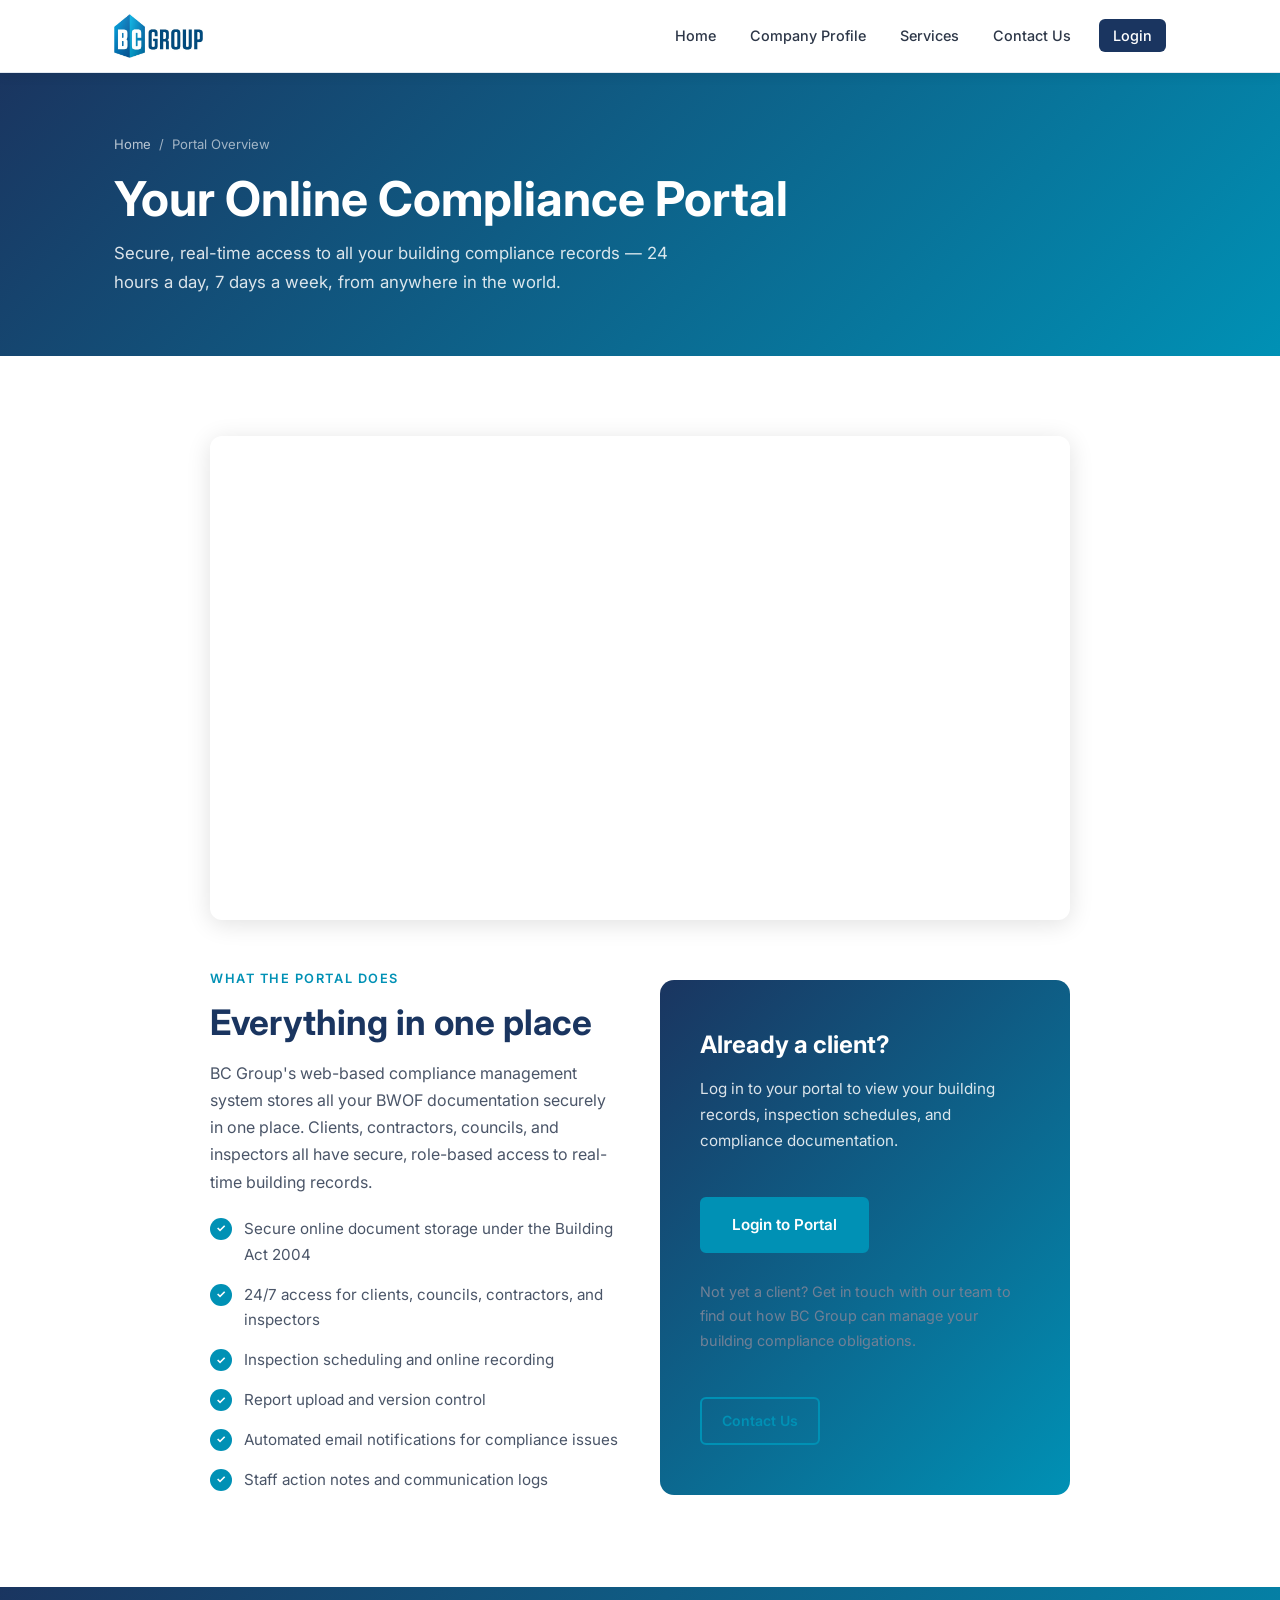
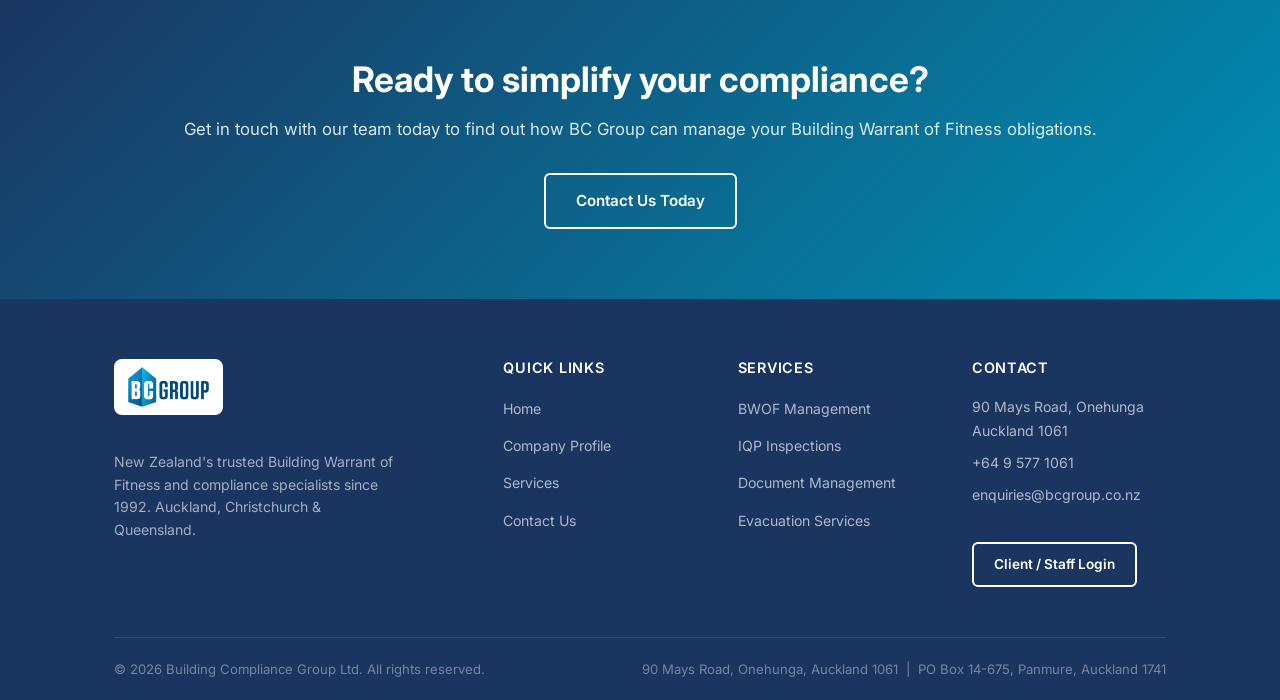
<file: intro-video.html>
<!DOCTYPE html>
<html lang="en">
<head>
  <meta charset="UTF-8" />
  <meta name="viewport" content="width=device-width, initial-scale=1.0" />
  <title>Portal Overview | BC Group</title>
  <meta name="description" content="Watch a quick overview of BC Group's online compliance portal — 24/7 access to all your building records, inspection schedules, and compliance documentation." />
  <link rel="stylesheet" href="css/styles.css" />
  <link rel="icon" type="image/x-icon" href="favicon.ico" />
  <link rel="icon" type="image/png" sizes="32x32" href="favicon-32x32.png" />
  <link rel="icon" type="image/png" sizes="16x16" href="favicon-16x16.png" />
  <link rel="apple-touch-icon" sizes="180x180" href="apple-touch-icon.png" />
</head>
<body>

  <!-- ===== NAVIGATION ===== -->
  <nav class="nav">
    <div class="container">
      <div class="nav__inner">
        <a href="index.html" class="nav__logo">
          <img src="images/logo.png" alt="BC Group" class="nav__logo-img" />
        </a>
        <button class="nav__toggle" id="navToggle" aria-label="Toggle menu">
          <span></span><span></span><span></span>
        </button>
        <ul class="nav__links" id="navLinks">
          <li><a href="index.html">Home</a></li>
          <li><a href="about.html">Company Profile</a></li>
          <li><a href="services.html">Services</a></li>
          <li><a href="contact.html">Contact Us</a></li>
          <li><a href="https://login.bcgroup.co.nz/" class="nav__login" target="_blank" rel="noopener">Login</a></li>
        </ul>
      </div>
    </div>
  </nav>

  <!-- ===== PAGE HEADER ===== -->
  <section class="page-header">
    <div class="container">
      <div class="breadcrumb">
        <a href="index.html">Home</a><span>/</span>Portal Overview
      </div>
      <h1>Your Online Compliance Portal</h1>
      <p>Secure, real-time access to all your building compliance records — 24 hours a day, 7 days a week, from anywhere in the world.</p>
    </div>
  </section>

  <!-- ===== VIDEO ===== -->
  <section class="section">
    <div class="container">
      <div style="max-width:860px;margin:0 auto;">

        <div style="border-radius:12px;overflow:hidden;box-shadow:0 4px 24px rgba(0,0,0,0.12);margin-bottom:48px;">
          <div style="position:relative;padding-bottom:56.25%;height:0;">
            <iframe src="https://www.youtube.com/embed/49YV85iD6Ck" title="BC Group Portal Overview" frameborder="0" allow="accelerometer; autoplay; clipboard-write; encrypted-media; gyroscope; picture-in-picture" allowfullscreen style="position:absolute;top:0;left:0;width:100%;height:100%;"></iframe>
          </div>
        </div>

        <div class="two-col" style="gap:40px;">
          <div>
            <p class="section-label">What the Portal Does</p>
            <h2 class="section-title">Everything in one place</h2>
            <p>BC Group's web-based compliance management system stores all your BWOF documentation securely in one place. Clients, contractors, councils, and inspectors all have secure, role-based access to real-time building records.</p>
            <ul class="checklist">
              <li>Secure online document storage under the Building Act 2004</li>
              <li>24/7 access for clients, councils, contractors, and inspectors</li>
              <li>Inspection scheduling and online recording</li>
              <li>Report upload and version control</li>
              <li>Automated email notifications for compliance issues</li>
              <li>Staff action notes and communication logs</li>
            </ul>
          </div>
          <div class="visual-block">
            <h3>Already a client?</h3>
            <p>Log in to your portal to view your building records, inspection schedules, and compliance documentation.</p>
            <br>
            <a href="https://login.bcgroup.co.nz/" target="_blank" rel="noopener" class="btn btn--primary">Login to Portal</a>
            <br><br>
            <p style="font-size:0.9rem;color:#718096;">Not yet a client? Get in touch with our team to find out how BC Group can manage your building compliance obligations.</p>
            <br>
            <a href="contact.html" class="btn btn--outline-blue" style="font-size:0.88rem;padding:10px 20px;">Contact Us</a>
          </div>
        </div>

      </div>
    </div>
  </section>

  <!-- ===== CTA ===== -->
  <section class="cta-banner">
    <div class="container">
      <h2>Ready to simplify your compliance?</h2>
      <p>Get in touch with our team today to find out how BC Group can manage your Building Warrant of Fitness obligations.</p>
      <a href="contact.html" class="btn btn--outline">Contact Us Today</a>
    </div>
  </section>

  <!-- ===== FOOTER ===== -->
  <footer class="footer">
    <div class="container">
      <div class="footer__grid">
        <div class="footer__brand">
          <div style="background:#fff; display:inline-block; padding:8px 14px; border-radius:8px; margin-bottom:14px;">
            <img src="images/logo.png" alt="BC Group" style="height:40px; width:auto; display:block;" />
          </div>
          <p>New Zealand's trusted Building Warrant of Fitness and compliance specialists since 1992. Auckland, Christchurch &amp; Queensland.</p>
        </div>
        <div>
          <h4>Quick Links</h4>
          <ul>
            <li><a href="index.html">Home</a></li>
            <li><a href="about.html">Company Profile</a></li>
            <li><a href="services.html">Services</a></li>
            <li><a href="contact.html">Contact Us</a></li>
          </ul>
        </div>
        <div>
          <h4>Services</h4>
          <ul>
            <li><a href="services.html">BWOF Management</a></li>
            <li><a href="services.html">IQP Inspections</a></li>
            <li><a href="services.html">Document Management</a></li>
            <li><a href="services.html">Evacuation Services</a></li>
          </ul>
        </div>
        <div>
          <h4>Contact</h4>
          <p class="footer__contact-line">90 Mays Road, Onehunga<br>Auckland 1061</p>
          <p class="footer__contact-line"><a href="tel:+6495771061">+64 9 577 1061</a></p>
          <p class="footer__contact-line"><a href="mailto:enquiries@bcgroup.co.nz">enquiries@bcgroup.co.nz</a></p>
          <br>
          <a href="https://login.bcgroup.co.nz/" target="_blank" rel="noopener" class="btn btn--outline" style="padding:9px 20px;font-size:0.85rem;">Client / Staff Login</a>
        </div>
      </div>
      <div class="footer__bottom">
        <span>&copy; 2026 Building Compliance Group Ltd. All rights reserved.</span>
        <span>90 Mays Road, Onehunga, Auckland 1061 &nbsp;|&nbsp; PO Box 14-675, Panmure, Auckland 1741</span>
      </div>
    </div>
  </footer>

  <script src="js/main.js"></script>
</body>
</html>
</file>
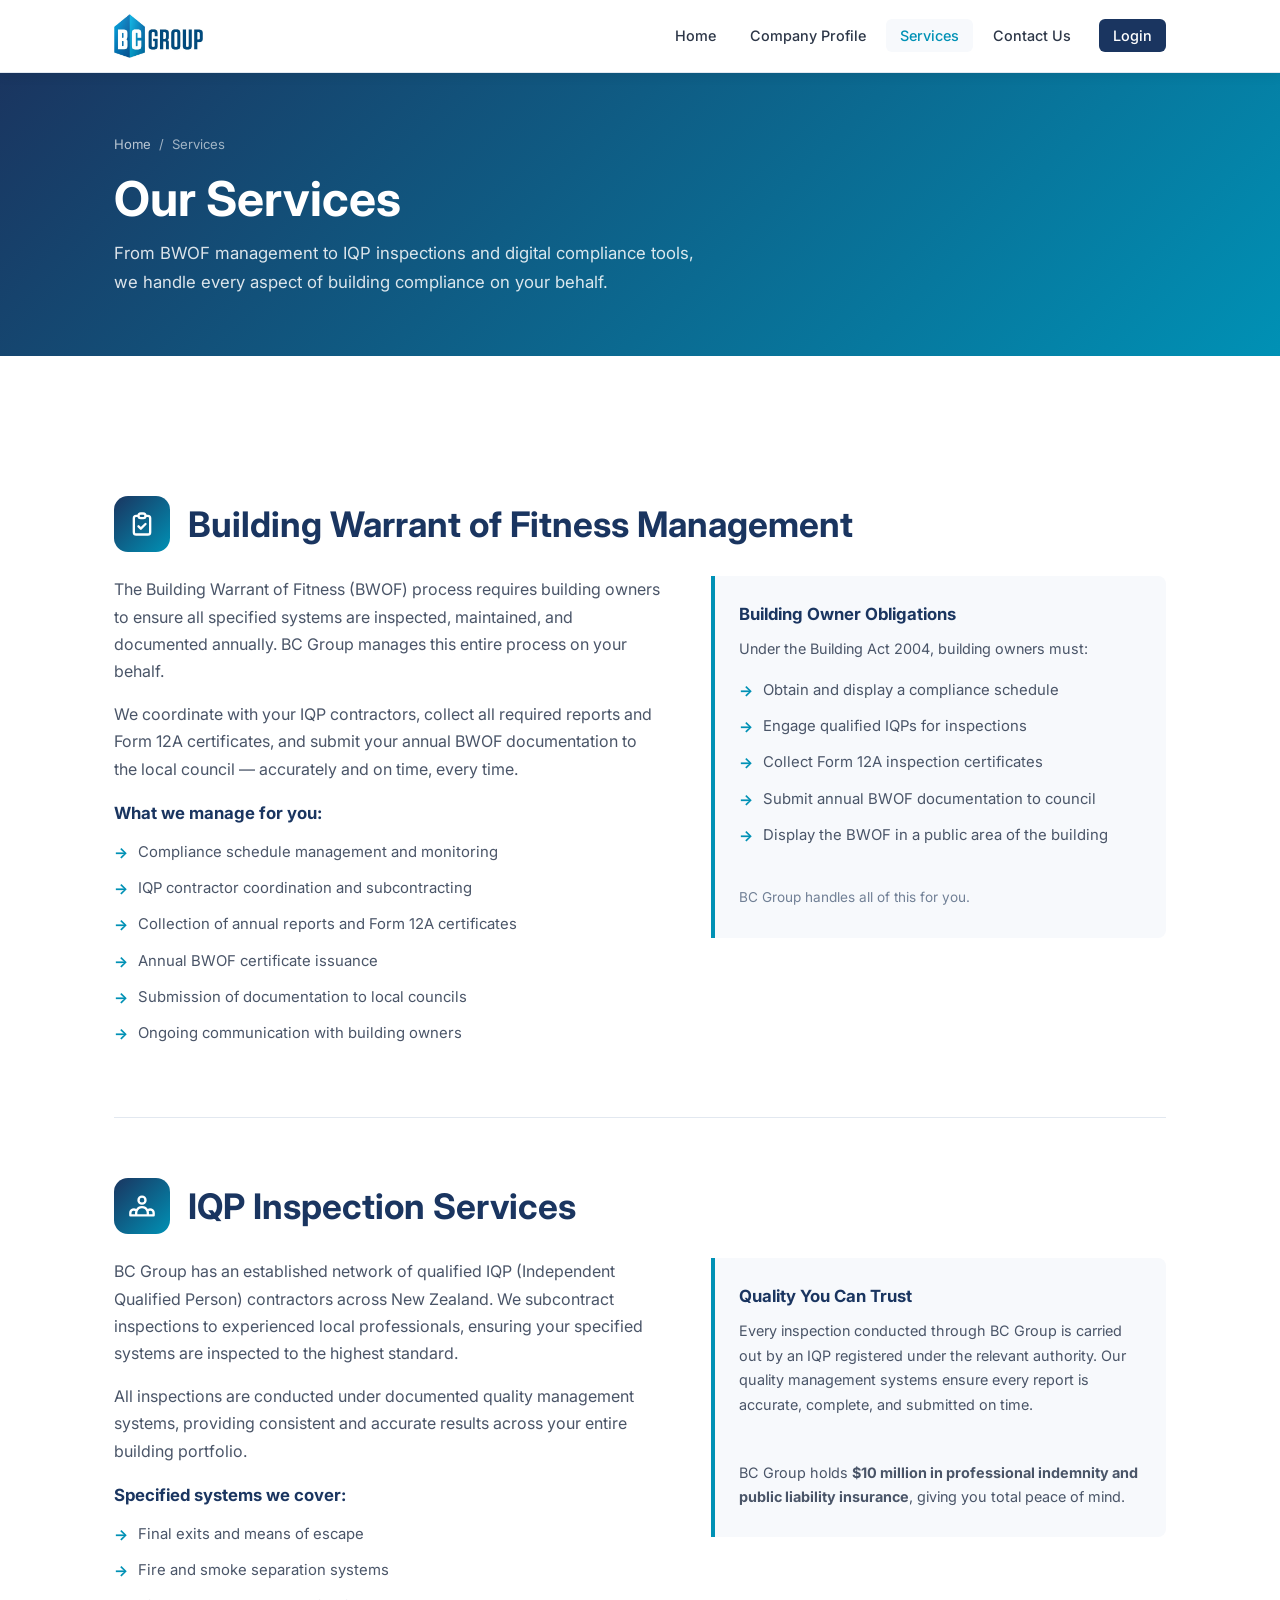
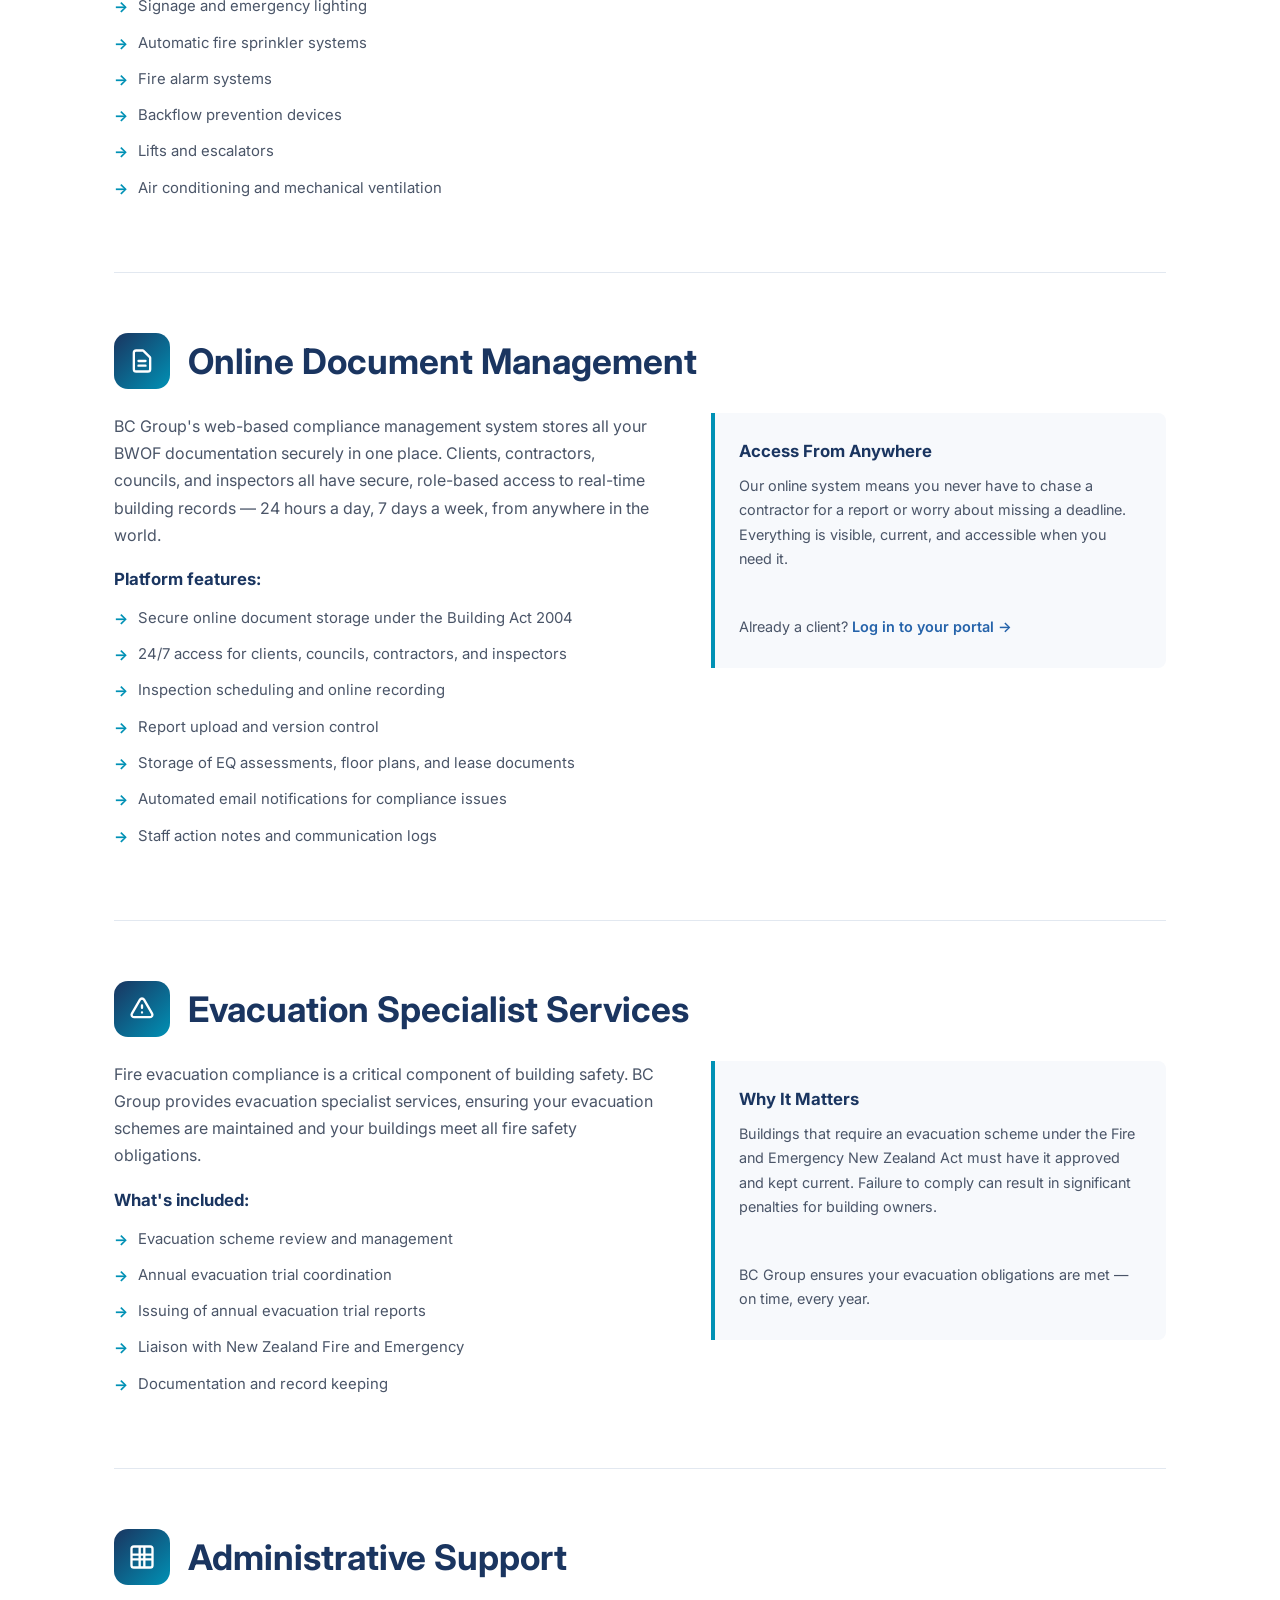
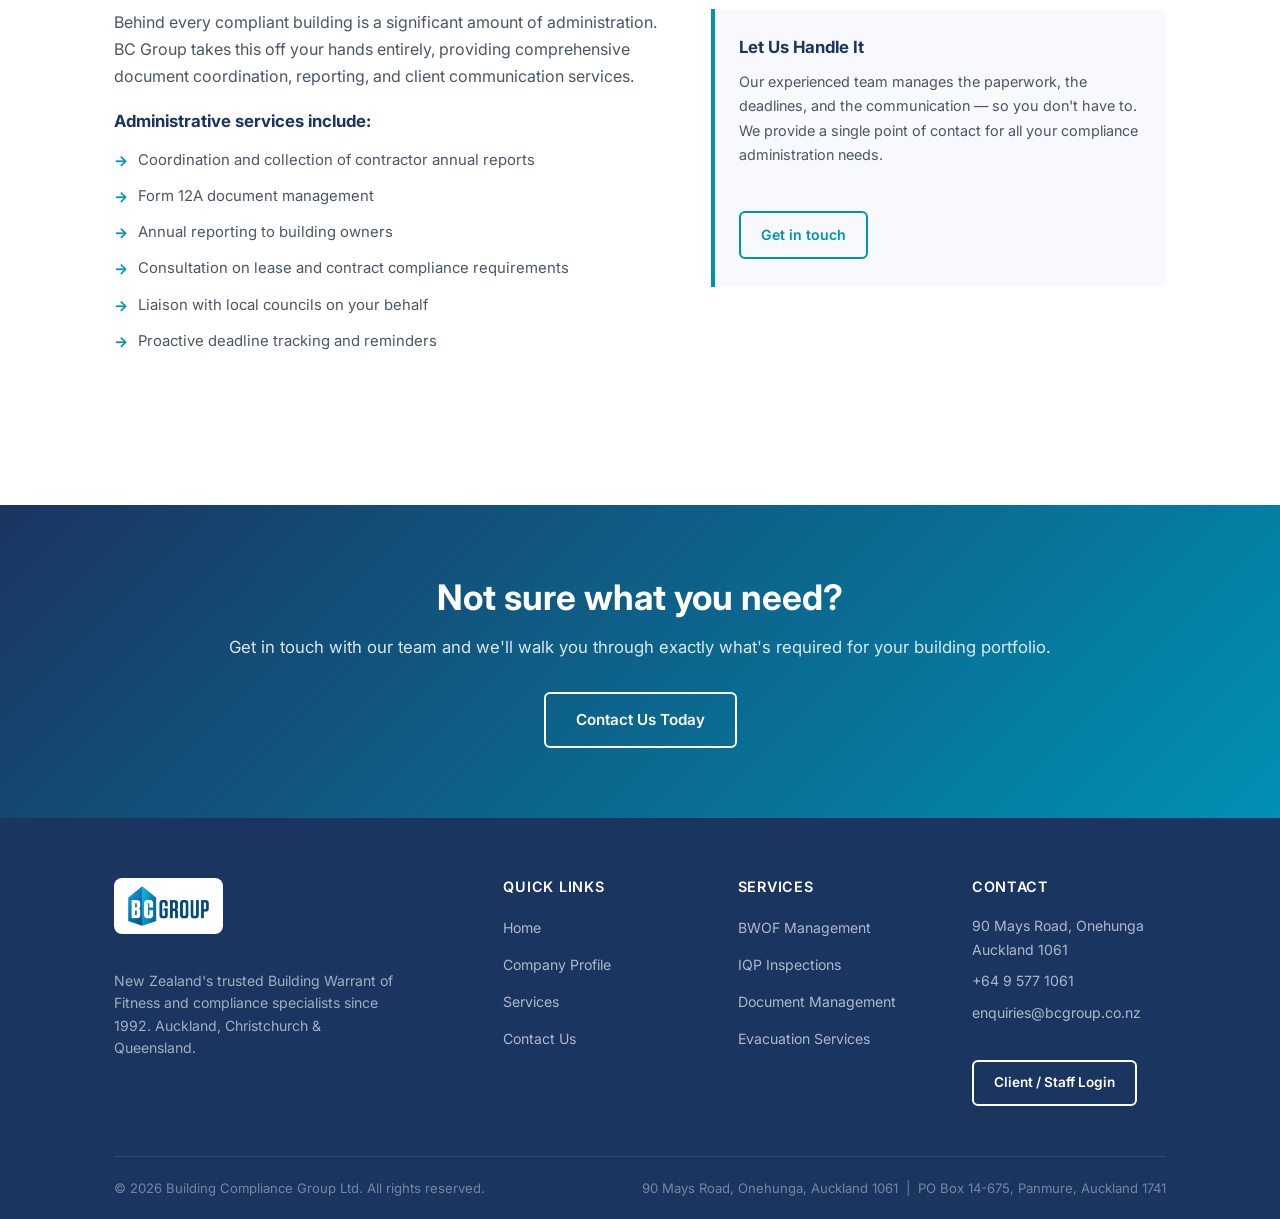
<file: services.html>
<!DOCTYPE html>
<html lang="en">
<head>
  <meta charset="UTF-8" />
  <meta name="viewport" content="width=device-width, initial-scale=1.0" />
  <title>Services | BC Group</title>
  <meta name="description" content="BC Group provides comprehensive Building Warrant of Fitness management, IQP inspections, document management, and evacuation services across New Zealand." />
  <link rel="stylesheet" href="css/styles.css" />
  <link rel="icon" type="image/x-icon" href="favicon.ico" />
  <link rel="icon" type="image/png" sizes="32x32" href="favicon-32x32.png" />
  <link rel="icon" type="image/png" sizes="16x16" href="favicon-16x16.png" />
  <link rel="apple-touch-icon" sizes="180x180" href="apple-touch-icon.png" />
</head>
<body>

  <!-- ===== NAVIGATION ===== -->
  <nav class="nav">
    <div class="container">
      <div class="nav__inner">
        <a href="index.html" class="nav__logo">
          <img src="images/logo.png" alt="BC Group" class="nav__logo-img" />
        </a>
        <button class="nav__toggle" id="navToggle" aria-label="Toggle menu">
          <span></span><span></span><span></span>
        </button>
        <ul class="nav__links" id="navLinks">
          <li><a href="index.html">Home</a></li>
          <li><a href="about.html">Company Profile</a></li>
          <li><a href="services.html" class="active">Services</a></li>
          <li><a href="contact.html">Contact Us</a></li>
          <li><a href="https://login.bcgroup.co.nz/" class="nav__login" target="_blank" rel="noopener">Login</a></li>
        </ul>
      </div>
    </div>
  </nav>

  <!-- ===== PAGE HEADER ===== -->
  <section class="page-header">
    <div class="container">
      <div class="breadcrumb">
        <a href="index.html">Home</a><span>/</span>Services
      </div>
      <h1>Our Services</h1>
      <p>From BWOF management to IQP inspections and digital compliance tools, we handle every aspect of building compliance on your behalf.</p>
    </div>
  </section>

  <!-- ===== SERVICES ===== -->
  <section class="section">
    <div class="container">

      <!-- BWOF Management -->
      <div class="service-block">
        <div class="service-block__header">
          <div class="service-block__icon">
            <svg viewBox="0 0 24 24"><path d="M9 5H7a2 2 0 00-2 2v12a2 2 0 002 2h10a2 2 0 002-2V7a2 2 0 00-2-2h-2M9 5a2 2 0 002 2h2a2 2 0 002-2M9 5a2 2 0 012-2h2a2 2 0 012 2m-6 9l2 2 4-4"/></svg>
          </div>
          <h2>Building Warrant of Fitness Management</h2>
        </div>
        <div class="service-detail">
          <div>
            <p>The Building Warrant of Fitness (BWOF) process requires building owners to ensure all specified systems are inspected, maintained, and documented annually. BC Group manages this entire process on your behalf.</p>
            <p>We coordinate with your IQP contractors, collect all required reports and Form 12A certificates, and submit your annual BWOF documentation to the local council — accurately and on time, every time.</p>
            <h4 style="margin-top:20px;margin-bottom:10px;">What we manage for you:</h4>
            <ul>
              <li>Compliance schedule management and monitoring</li>
              <li>IQP contractor coordination and subcontracting</li>
              <li>Collection of annual reports and Form 12A certificates</li>
              <li>Annual BWOF certificate issuance</li>
              <li>Submission of documentation to local councils</li>
              <li>Ongoing communication with building owners</li>
            </ul>
          </div>
          <div class="service-highlight">
            <h4>Building Owner Obligations</h4>
            <p>Under the Building Act 2004, building owners must:</p>
            <ul style="margin-top:10px;">
              <li>Obtain and display a compliance schedule</li>
              <li>Engage qualified IQPs for inspections</li>
              <li>Collect Form 12A inspection certificates</li>
              <li>Submit annual BWOF documentation to council</li>
              <li>Display the BWOF in a public area of the building</li>
            </ul>
            <br>
            <p style="font-size:0.85rem;color:#718096;">BC Group handles all of this for you.</p>
          </div>
        </div>
      </div>

      <!-- IQP Inspections -->
      <div class="service-block">
        <div class="service-block__header">
          <div class="service-block__icon">
            <svg viewBox="0 0 24 24"><path d="M17 20h5v-2a3 3 0 00-5.356-1.857M17 20H7m10 0v-2c0-.656-.126-1.283-.356-1.857M7 20H2v-2a3 3 0 015.356-1.857M7 20v-2c0-.656.126-1.283.356-1.857m0 0a5.002 5.002 0 019.288 0M15 7a3 3 0 11-6 0 3 3 0 016 0z"/></svg>
          </div>
          <h2>IQP Inspection Services</h2>
        </div>
        <div class="service-detail">
          <div>
            <p>BC Group has an established network of qualified IQP (Independent Qualified Person) contractors across New Zealand. We subcontract inspections to experienced local professionals, ensuring your specified systems are inspected to the highest standard.</p>
            <p>All inspections are conducted under documented quality management systems, providing consistent and accurate results across your entire building portfolio.</p>
            <h4 style="margin-top:20px;margin-bottom:10px;">Specified systems we cover:</h4>
            <ul>
              <li>Final exits and means of escape</li>
              <li>Fire and smoke separation systems</li>
              <li>Signage and emergency lighting</li>
              <li>Automatic fire sprinkler systems</li>
              <li>Fire alarm systems</li>
              <li>Backflow prevention devices</li>
              <li>Lifts and escalators</li>
              <li>Air conditioning and mechanical ventilation</li>
            </ul>
          </div>
          <div class="service-highlight">
            <h4>Quality You Can Trust</h4>
            <p>Every inspection conducted through BC Group is carried out by an IQP registered under the relevant authority. Our quality management systems ensure every report is accurate, complete, and submitted on time.</p>
            <br>
            <p>BC Group holds <strong>$10 million in professional indemnity and public liability insurance</strong>, giving you total peace of mind.</p>
          </div>
        </div>
      </div>

      <!-- Document Management -->
      <div class="service-block">
        <div class="service-block__header">
          <div class="service-block__icon">
            <svg viewBox="0 0 24 24"><path d="M9 12h6m-6 4h6m2 5H7a2 2 0 01-2-2V5a2 2 0 012-2h5.586a1 1 0 01.707.293l5.414 5.414a1 1 0 01.293.707V19a2 2 0 01-2 2z"/></svg>
          </div>
          <h2>Online Document Management</h2>
        </div>
        <div class="service-detail">
          <div>
            <p>BC Group's web-based compliance management system stores all your BWOF documentation securely in one place. Clients, contractors, councils, and inspectors all have secure, role-based access to real-time building records — 24 hours a day, 7 days a week, from anywhere in the world.</p>
            <h4 style="margin-top:20px;margin-bottom:10px;">Platform features:</h4>
            <ul>
              <li>Secure online document storage under the Building Act 2004</li>
              <li>24/7 access for clients, councils, contractors, and inspectors</li>
              <li>Inspection scheduling and online recording</li>
              <li>Report upload and version control</li>
              <li>Storage of EQ assessments, floor plans, and lease documents</li>
              <li>Automated email notifications for compliance issues</li>
              <li>Staff action notes and communication logs</li>
            </ul>
          </div>
          <div class="service-highlight">
            <h4>Access From Anywhere</h4>
            <p>Our online system means you never have to chase a contractor for a report or worry about missing a deadline. Everything is visible, current, and accessible when you need it.</p>
            <br>
            <p>Already a client? <a href="https://login.bcgroup.co.nz/" target="_blank" rel="noopener" style="color:#2563aa;font-weight:600;">Log in to your portal →</a></p>
          </div>
        </div>
      </div>

      <!-- Evacuation Services -->
      <div class="service-block">
        <div class="service-block__header">
          <div class="service-block__icon">
            <svg viewBox="0 0 24 24"><path d="M12 9v2m0 4h.01m-6.938 4h13.856c1.54 0 2.502-1.667 1.732-3L13.732 4c-.77-1.333-2.694-1.333-3.464 0L3.34 16c-.77 1.333.192 3 1.732 3z"/></svg>
          </div>
          <h2>Evacuation Specialist Services</h2>
        </div>
        <div class="service-detail">
          <div>
            <p>Fire evacuation compliance is a critical component of building safety. BC Group provides evacuation specialist services, ensuring your evacuation schemes are maintained and your buildings meet all fire safety obligations.</p>
            <h4 style="margin-top:20px;margin-bottom:10px;">What's included:</h4>
            <ul>
              <li>Evacuation scheme review and management</li>
              <li>Annual evacuation trial coordination</li>
              <li>Issuing of annual evacuation trial reports</li>
              <li>Liaison with New Zealand Fire and Emergency</li>
              <li>Documentation and record keeping</li>
            </ul>
          </div>
          <div class="service-highlight">
            <h4>Why It Matters</h4>
            <p>Buildings that require an evacuation scheme under the Fire and Emergency New Zealand Act must have it approved and kept current. Failure to comply can result in significant penalties for building owners.</p>
            <br>
            <p>BC Group ensures your evacuation obligations are met — on time, every year.</p>
          </div>
        </div>
      </div>

      <!-- Administrative Support -->
      <div class="service-block">
        <div class="service-block__header">
          <div class="service-block__icon">
            <svg viewBox="0 0 24 24"><path d="M3 10h18M3 14h18M10 3v18M14 3v18M5 3h14a2 2 0 012 2v14a2 2 0 01-2 2H5a2 2 0 01-2-2V5a2 2 0 012-2z"/></svg>
          </div>
          <h2>Administrative Support</h2>
        </div>
        <div class="service-detail">
          <div>
            <p>Behind every compliant building is a significant amount of administration. BC Group takes this off your hands entirely, providing comprehensive document coordination, reporting, and client communication services.</p>
            <h4 style="margin-top:20px;margin-bottom:10px;">Administrative services include:</h4>
            <ul>
              <li>Coordination and collection of contractor annual reports</li>
              <li>Form 12A document management</li>
              <li>Annual reporting to building owners</li>
              <li>Consultation on lease and contract compliance requirements</li>
              <li>Liaison with local councils on your behalf</li>
              <li>Proactive deadline tracking and reminders</li>
            </ul>
          </div>
          <div class="service-highlight">
            <h4>Let Us Handle It</h4>
            <p>Our experienced team manages the paperwork, the deadlines, and the communication — so you don't have to. We provide a single point of contact for all your compliance administration needs.</p>
            <br>
            <a href="contact.html" class="btn btn--outline-blue" style="font-size:0.88rem;padding:10px 20px;">Get in touch</a>
          </div>
        </div>
      </div>

    </div>
  </section>

  <!-- ===== CTA ===== -->
  <section class="cta-banner">
    <div class="container">
      <h2>Not sure what you need?</h2>
      <p>Get in touch with our team and we'll walk you through exactly what's required for your building portfolio.</p>
      <a href="contact.html" class="btn btn--outline">Contact Us Today</a>
    </div>
  </section>

  <!-- ===== FOOTER ===== -->
  <footer class="footer">
    <div class="container">
      <div class="footer__grid">
        <div class="footer__brand">
          <div style="background:#fff; display:inline-block; padding:8px 14px; border-radius:8px; margin-bottom:14px;">
            <img src="images/logo.png" alt="BC Group" style="height:40px; width:auto; display:block;" />
          </div>
          <p>New Zealand's trusted Building Warrant of Fitness and compliance specialists since 1992. Auckland, Christchurch &amp; Queensland.</p>
        </div>
        <div>
          <h4>Quick Links</h4>
          <ul>
            <li><a href="index.html">Home</a></li>
            <li><a href="about.html">Company Profile</a></li>
            <li><a href="services.html">Services</a></li>
            <li><a href="contact.html">Contact Us</a></li>
          </ul>
        </div>
        <div>
          <h4>Services</h4>
          <ul>
            <li><a href="services.html">BWOF Management</a></li>
            <li><a href="services.html">IQP Inspections</a></li>
            <li><a href="services.html">Document Management</a></li>
            <li><a href="services.html">Evacuation Services</a></li>
          </ul>
        </div>
        <div>
          <h4>Contact</h4>
          <p class="footer__contact-line">90 Mays Road, Onehunga<br>Auckland 1061</p>
          <p class="footer__contact-line"><a href="tel:+6495771061">+64 9 577 1061</a></p>
          <p class="footer__contact-line"><a href="mailto:enquiries@bcgroup.co.nz">enquiries@bcgroup.co.nz</a></p>
          <br>
          <a href="https://login.bcgroup.co.nz/" target="_blank" rel="noopener" class="btn btn--outline" style="padding:9px 20px;font-size:0.85rem;">Client / Staff Login</a>
        </div>
      </div>
      <div class="footer__bottom">
        <span>&copy; 2026 Building Compliance Group Ltd. All rights reserved.</span>
        <span>90 Mays Road, Onehunga, Auckland 1061 &nbsp;|&nbsp; PO Box 14-675, Panmure, Auckland 1741</span>
      </div>
    </div>
  </footer>

  <script src="js/main.js"></script>
</body>
</html>
</file>
<file: css/styles.css>
/* ============================================
   BC GROUP - MAIN STYLESHEET
   ============================================ */

/* --- Google Fonts --- */
@import url('https://fonts.googleapis.com/css2?family=Inter:wght@300;400;500;600;700&display=swap');

/* --- CSS Variables --- */
:root {
  --navy:       #1a3560;
  --blue:       #0091b5;
  --blue-light: #00aecc;
  --grey-dark:  #2d3748;
  --grey-mid:   #4a5568;
  --grey-light: #f7f9fc;
  --border:     #e2e8f0;
  --white:      #ffffff;
  --text:       #1a202c;
  --text-muted: #718096;
  --shadow:     0 2px 12px rgba(0,0,0,0.08);
  --shadow-lg:  0 8px 30px rgba(0,0,0,0.12);
  --radius:     6px;
  --transition: all 0.25s ease;
}

/* --- Reset & Base --- */
*, *::before, *::after {
  box-sizing: border-box;
  margin: 0;
  padding: 0;
}

html {
  scroll-behavior: smooth;
}

body {
  font-family: 'Inter', sans-serif;
  font-size: 16px;
  line-height: 1.7;
  color: var(--text);
  background: var(--white);
}

img {
  max-width: 100%;
  display: block;
}

a {
  color: var(--blue);
  text-decoration: none;
  transition: var(--transition);
}

a:hover {
  color: var(--blue-light);
}

ul {
  list-style: none;
}

/* --- Typography --- */
h1, h2, h3, h4 {
  font-weight: 700;
  line-height: 1.25;
  color: var(--navy);
}

h1 { font-size: clamp(2rem, 5vw, 3rem); }
h2 { font-size: clamp(1.5rem, 3vw, 2.2rem); }
h3 { font-size: 1.25rem; }
h4 { font-size: 1.05rem; }

p { margin-bottom: 1rem; color: var(--grey-mid); }
p:last-child { margin-bottom: 0; }

/* --- Layout Utilities --- */
.container {
  max-width: 1100px;
  margin: 0 auto;
  padding: 0 24px;
}

.section {
  padding: 80px 0;
}

.section--grey {
  background: var(--grey-light);
}

.section-label {
  font-size: 0.8rem;
  font-weight: 600;
  letter-spacing: 0.12em;
  text-transform: uppercase;
  color: var(--blue);
  margin-bottom: 10px;
}

.section-title {
  margin-bottom: 16px;
}

.section-intro {
  font-size: 1.1rem;
  color: var(--grey-mid);
  max-width: 620px;
  margin-bottom: 50px;
}

.text-center {
  text-align: center;
}

.text-center .section-intro {
  margin-left: auto;
  margin-right: auto;
}

/* --- Buttons --- */
.btn {
  display: inline-block;
  padding: 13px 30px;
  border-radius: var(--radius);
  font-weight: 600;
  font-size: 0.95rem;
  cursor: pointer;
  transition: var(--transition);
  border: 2px solid transparent;
}

.btn--primary {
  background: var(--blue);
  color: var(--white);
  border-color: var(--blue);
}

.btn--primary:hover {
  background: var(--navy);
  border-color: var(--navy);
  color: var(--white);
}

.btn--outline {
  background: transparent;
  color: var(--white);
  border-color: var(--white);
}

.btn--outline:hover {
  background: var(--white);
  color: var(--navy);
}

.btn--outline-blue {
  background: transparent;
  color: var(--blue);
  border-color: var(--blue);
}

.btn--outline-blue:hover {
  background: var(--blue);
  color: var(--white);
}

/* ============================================
   NAVIGATION
   ============================================ */
.nav {
  position: sticky;
  top: 0;
  z-index: 100;
  background: var(--white);
  border-bottom: 1px solid var(--border);
  box-shadow: var(--shadow);
}

.nav__inner {
  display: flex;
  align-items: center;
  justify-content: space-between;
  height: 72px;
}

.nav__logo {
  display: flex;
  align-items: center;
  gap: 12px;
  text-decoration: none;
}

.nav__logo-img {
  height: 44px;
  width: auto;
}

.nav__logo-text {
  font-size: 1.3rem;
  font-weight: 700;
  color: var(--navy);
  letter-spacing: -0.02em;
}

.nav__logo-text span {
  color: var(--blue);
}

.nav__links {
  display: flex;
  align-items: center;
  gap: 6px;
}

.nav__links a {
  padding: 8px 14px;
  border-radius: var(--radius);
  font-size: 0.9rem;
  font-weight: 500;
  color: var(--grey-dark);
  transition: var(--transition);
}

.nav__links a:hover,
.nav__links a.active {
  color: var(--blue);
  background: var(--grey-light);
}

.nav__login {
  background: var(--navy) !important;
  color: var(--white) !important;
  border-radius: var(--radius);
  margin-left: 8px;
}

.nav__login:hover {
  background: var(--blue) !important;
  color: var(--white) !important;
}

/* Mobile hamburger */
.nav__toggle {
  display: none;
  flex-direction: column;
  gap: 5px;
  cursor: pointer;
  padding: 8px;
  background: none;
  border: none;
}

.nav__toggle span {
  display: block;
  width: 24px;
  height: 2px;
  background: var(--navy);
  border-radius: 2px;
  transition: var(--transition);
}

/* ============================================
   HERO
   ============================================ */
.hero {
  background: linear-gradient(135deg, var(--navy) 0%, var(--blue) 100%);
  padding: 100px 0 90px;
  position: relative;
  overflow: hidden;
}

.hero::before {
  content: '';
  position: absolute;
  top: -50%;
  right: -10%;
  width: 600px;
  height: 600px;
  border-radius: 50%;
  background: rgba(255,255,255,0.04);
}

.hero::after {
  content: '';
  position: absolute;
  bottom: -30%;
  left: -5%;
  width: 400px;
  height: 400px;
  border-radius: 50%;
  background: rgba(255,255,255,0.03);
}

.hero__inner {
  position: relative;
  z-index: 1;
  display: flex;
  align-items: center;
  justify-content: space-between;
  gap: 40px;
}

.hero__content {
  position: relative;
  z-index: 1;
  max-width: 600px;
}

.hero__logo {
  flex-shrink: 0;
  display: flex;
  align-items: center;
  justify-content: center;
}

.hero__logo img {
  width: 320px;
  height: auto;
  opacity: 0.95;
  filter: drop-shadow(0 8px 32px rgba(0,0,0,0.25));
}

@media (max-width: 768px) {
  .hero__logo { display: none; }
}

.hero__tagline {
  display: inline-block;
  font-size: 0.8rem;
  font-weight: 600;
  letter-spacing: 0.15em;
  text-transform: uppercase;
  color: rgba(255,255,255,0.7);
  margin-bottom: 18px;
}

.hero h1 {
  color: var(--white);
  margin-bottom: 22px;
}

.hero p {
  font-size: 1.15rem;
  color: rgba(255,255,255,0.85);
  margin-bottom: 36px;
  max-width: 560px;
}

.hero__buttons {
  display: flex;
  gap: 14px;
  flex-wrap: wrap;
}

/* ============================================
   STATS BAR
   ============================================ */
.stats {
  background: var(--white);
  border-bottom: 1px solid var(--border);
  padding: 0;
}

.stats__grid {
  display: grid;
  grid-template-columns: repeat(4, 1fr);
  divide: var(--border);
}

.stats__item {
  padding: 30px 24px;
  text-align: center;
  border-right: 1px solid var(--border);
}

.stats__item:last-child {
  border-right: none;
}

.stats__number {
  font-size: 2rem;
  font-weight: 700;
  color: var(--navy);
  line-height: 1;
  margin-bottom: 6px;
}

.stats__label {
  font-size: 0.85rem;
  color: var(--text-muted);
  font-weight: 500;
}

/* ============================================
   SERVICES CARDS
   ============================================ */
.cards {
  display: grid;
  grid-template-columns: repeat(3, 1fr);
  gap: 24px;
  margin-top: 10px;
}

.card {
  background: var(--white);
  border: 1px solid var(--border);
  border-radius: 10px;
  padding: 36px 28px;
  transition: var(--transition);
  box-shadow: var(--shadow);
}

.card:hover {
  transform: translateY(-4px);
  box-shadow: var(--shadow-lg);
  border-color: var(--blue-light);
}

.card__icon {
  width: 52px;
  height: 52px;
  background: linear-gradient(135deg, var(--navy), var(--blue));
  border-radius: 12px;
  display: flex;
  align-items: center;
  justify-content: center;
  margin-bottom: 20px;
}

.card__icon svg {
  width: 26px;
  height: 26px;
  fill: none;
  stroke: var(--white);
  stroke-width: 2;
  stroke-linecap: round;
  stroke-linejoin: round;
}

.card h3 {
  margin-bottom: 10px;
  color: var(--navy);
}

.card p {
  font-size: 0.93rem;
  margin-bottom: 18px;
}

.card__link {
  font-size: 0.88rem;
  font-weight: 600;
  color: var(--blue);
  display: inline-flex;
  align-items: center;
  gap: 5px;
}

.card__link::after {
  content: '→';
  transition: var(--transition);
}

.card:hover .card__link::after {
  transform: translateX(4px);
}

/* ============================================
   WHY CHOOSE US / TWO COLUMN
   ============================================ */
.two-col {
  display: grid;
  grid-template-columns: 1fr 1fr;
  gap: 60px;
  align-items: center;
}

.two-col--reverse {
  direction: rtl;
}

.two-col--reverse > * {
  direction: ltr;
}

.checklist {
  margin-top: 20px;
}

.checklist li {
  display: flex;
  align-items: flex-start;
  gap: 12px;
  margin-bottom: 14px;
  font-size: 0.95rem;
  color: var(--grey-mid);
}

.checklist li::before {
  content: '✓';
  display: flex;
  align-items: center;
  justify-content: center;
  min-width: 22px;
  height: 22px;
  background: var(--blue);
  color: var(--white);
  border-radius: 50%;
  font-size: 0.7rem;
  font-weight: 700;
  margin-top: 2px;
}

/* ============================================
   VISUAL BLOCK (blue panel)
   ============================================ */
.visual-block {
  background: linear-gradient(135deg, var(--navy) 0%, var(--blue) 100%);
  border-radius: 14px;
  padding: 50px 40px;
  color: var(--white);
}

.visual-block h3 {
  color: var(--white);
  margin-bottom: 16px;
  font-size: 1.5rem;
}

.visual-block p {
  color: rgba(255,255,255,0.85);
  font-size: 0.95rem;
}

.visual-block .stat-row {
  display: grid;
  grid-template-columns: 1fr 1fr;
  gap: 20px;
  margin-top: 30px;
}

.visual-block .stat-box {
  background: rgba(255,255,255,0.1);
  border-radius: 8px;
  padding: 20px;
  text-align: center;
}

.visual-block .stat-box .num {
  font-size: 1.8rem;
  font-weight: 700;
  color: var(--white);
  margin-bottom: 4px;
}

.visual-block .stat-box .lbl {
  font-size: 0.8rem;
  color: rgba(255,255,255,0.75);
}

/* ============================================
   TESTIMONIALS
   ============================================ */
.testimonials-grid {
  display: grid;
  grid-template-columns: repeat(3, 1fr);
  gap: 24px;
  margin-top: 10px;
}

.testimonial-card {
  background: var(--white);
  border: 1px solid var(--border);
  border-radius: 10px;
  padding: 32px 28px;
  box-shadow: var(--shadow);
  position: relative;
}

.testimonial-card::before {
  content: '\201C';
  font-size: 5rem;
  line-height: 1;
  color: var(--blue);
  opacity: 0.15;
  position: absolute;
  top: 12px;
  left: 20px;
  font-family: Georgia, serif;
}

.testimonial-card__quote {
  font-size: 0.95rem;
  color: var(--grey-mid);
  line-height: 1.7;
  margin-bottom: 20px;
  position: relative;
  z-index: 1;
}

.testimonial-card__author {
  font-weight: 700;
  font-size: 0.88rem;
  color: var(--navy);
}

.testimonial-card__company {
  font-size: 0.82rem;
  color: var(--blue);
  margin-top: 2px;
}

@media (max-width: 900px) {
  .testimonials-grid { grid-template-columns: 1fr; }
}

/* ============================================
   CTA BANNER
   ============================================ */
.cta-banner {
  background: linear-gradient(135deg, var(--navy) 0%, var(--blue) 100%);
  padding: 70px 0;
  text-align: center;
}

.cta-banner h2 {
  color: var(--white);
  margin-bottom: 14px;
}

.cta-banner p {
  color: rgba(255,255,255,0.85);
  font-size: 1.05rem;
  margin-bottom: 30px;
}

.cta-banner .btn--outline:hover {
  color: var(--navy);
}

/* ============================================
   PAGE HEADER (inner pages)
   ============================================ */
.page-header {
  background: linear-gradient(135deg, var(--navy) 0%, var(--blue) 100%);
  padding: 60px 0;
}

.page-header h1 {
  color: var(--white);
  margin-bottom: 10px;
}

.page-header p {
  color: rgba(255,255,255,0.85);
  font-size: 1.05rem;
  max-width: 580px;
}

/* Breadcrumb */
.breadcrumb {
  font-size: 0.82rem;
  color: rgba(255,255,255,0.6);
  margin-bottom: 14px;
}

.breadcrumb a {
  color: rgba(255,255,255,0.7);
}

.breadcrumb a:hover {
  color: var(--white);
}

.breadcrumb span {
  margin: 0 8px;
}

/* ============================================
   TEAM CARDS
   ============================================ */
.team-grid {
  display: grid;
  grid-template-columns: repeat(3, 1fr);
  gap: 24px;
}

.team-card {
  background: var(--white);
  border: 1px solid var(--border);
  border-radius: 10px;
  padding: 30px 24px;
  text-align: center;
  box-shadow: var(--shadow);
}

.team-card__avatar {
  width: 72px;
  height: 72px;
  background: linear-gradient(135deg, var(--navy), var(--blue));
  border-radius: 50%;
  display: flex;
  align-items: center;
  justify-content: center;
  margin: 0 auto 16px;
  font-size: 1.5rem;
  font-weight: 700;
  color: var(--white);
}

.team-card h3 {
  margin-bottom: 4px;
  font-size: 1.1rem;
}

.team-card__role {
  font-size: 0.85rem;
  color: var(--blue);
  font-weight: 600;
  margin-bottom: 12px;
}

.team-card p {
  font-size: 0.88rem;
}

/* ============================================
   LOCATIONS
   ============================================ */
.locations-grid {
  display: grid;
  grid-template-columns: repeat(3, 1fr);
  gap: 24px;
}

.location-card {
  background: var(--white);
  border: 1px solid var(--border);
  border-radius: 10px;
  padding: 28px 24px;
  box-shadow: var(--shadow);
}

.location-card__city {
  font-size: 1.1rem;
  font-weight: 700;
  color: var(--navy);
  margin-bottom: 6px;
}

.location-card__count {
  font-size: 0.85rem;
  color: var(--blue);
  font-weight: 600;
  margin-bottom: 10px;
}

.location-card p {
  font-size: 0.88rem;
}

/* ============================================
   SERVICES PAGE - SERVICE BLOCKS
   ============================================ */
.service-block {
  padding: 60px 0;
  border-bottom: 1px solid var(--border);
}

.service-block:last-child {
  border-bottom: none;
}

.service-block__header {
  display: flex;
  align-items: center;
  gap: 18px;
  margin-bottom: 24px;
}

.service-block__icon {
  width: 56px;
  height: 56px;
  background: linear-gradient(135deg, var(--navy), var(--blue));
  border-radius: 14px;
  display: flex;
  align-items: center;
  justify-content: center;
  flex-shrink: 0;
}

.service-block__icon svg {
  width: 28px;
  height: 28px;
  fill: none;
  stroke: var(--white);
  stroke-width: 2;
  stroke-linecap: round;
  stroke-linejoin: round;
}

.service-block h2 {
  margin-bottom: 0;
}

.service-detail {
  display: grid;
  grid-template-columns: 1.2fr 1fr;
  gap: 50px;
  align-items: start;
}

.service-detail ul {
  margin-top: 16px;
}

.service-detail ul li {
  display: flex;
  align-items: flex-start;
  gap: 10px;
  margin-bottom: 10px;
  font-size: 0.93rem;
  color: var(--grey-mid);
}

.service-detail ul li::before {
  content: '→';
  color: var(--blue);
  font-weight: 700;
  flex-shrink: 0;
  margin-top: 1px;
}

.service-highlight {
  background: var(--grey-light);
  border-left: 4px solid var(--blue);
  border-radius: 0 8px 8px 0;
  padding: 28px 24px;
}

.service-highlight h4 {
  color: var(--navy);
  margin-bottom: 12px;
}

.service-highlight p {
  font-size: 0.9rem;
}

/* ============================================
   CONTACT PAGE
   ============================================ */
.contact-grid {
  display: grid;
  grid-template-columns: 1fr 1.4fr;
  gap: 50px;
  align-items: start;
}

.contact-info h3 {
  margin-bottom: 20px;
}

.contact-item {
  display: flex;
  align-items: flex-start;
  gap: 14px;
  margin-bottom: 22px;
}

.contact-item__icon {
  width: 42px;
  height: 42px;
  background: var(--grey-light);
  border-radius: 10px;
  display: flex;
  align-items: center;
  justify-content: center;
  flex-shrink: 0;
}

.contact-item__icon svg {
  width: 20px;
  height: 20px;
  fill: none;
  stroke: var(--blue);
  stroke-width: 2;
  stroke-linecap: round;
  stroke-linejoin: round;
}

.contact-item__label {
  font-size: 0.78rem;
  font-weight: 600;
  text-transform: uppercase;
  letter-spacing: 0.08em;
  color: var(--text-muted);
  margin-bottom: 3px;
}

.contact-item__value {
  font-size: 0.95rem;
  color: var(--text);
  font-weight: 500;
}

.contact-item__value a {
  color: var(--text);
}

.contact-item__value a:hover {
  color: var(--blue);
}

/* Contact form */
.contact-form {
  background: var(--white);
  border: 1px solid var(--border);
  border-radius: 12px;
  padding: 36px;
  box-shadow: var(--shadow);
}

.contact-form h3 {
  margin-bottom: 24px;
}

.form-group {
  margin-bottom: 20px;
}

.form-group label {
  display: block;
  font-size: 0.85rem;
  font-weight: 600;
  color: var(--grey-dark);
  margin-bottom: 6px;
}

.form-group input,
.form-group textarea,
.form-group select {
  width: 100%;
  padding: 11px 14px;
  border: 1px solid var(--border);
  border-radius: var(--radius);
  font-family: 'Inter', sans-serif;
  font-size: 0.93rem;
  color: var(--text);
  background: var(--white);
  transition: var(--transition);
  outline: none;
}

.form-group input:focus,
.form-group textarea:focus,
.form-group select:focus {
  border-color: var(--blue);
  box-shadow: 0 0 0 3px rgba(37,99,170,0.1);
}

.form-group textarea {
  resize: vertical;
  min-height: 120px;
}

.form-row {
  display: grid;
  grid-template-columns: 1fr 1fr;
  gap: 16px;
}

/* ============================================
   DIGITAL LOG BOOK PAGE
   ============================================ */
.logbook-grid {
  display: grid;
  grid-template-columns: 1fr 1.3fr;
  gap: 50px;
  align-items: start;
}

.logbook-features {
  margin-top: 24px;
}

.logbook-feature {
  display: flex;
  align-items: flex-start;
  gap: 14px;
  margin-bottom: 20px;
  padding-bottom: 20px;
  border-bottom: 1px solid var(--border);
}

.logbook-feature:last-child {
  border-bottom: none;
}

.logbook-feature__icon {
  width: 40px;
  height: 40px;
  background: linear-gradient(135deg, var(--navy), var(--blue));
  border-radius: 10px;
  display: flex;
  align-items: center;
  justify-content: center;
  flex-shrink: 0;
}

.logbook-feature__icon svg {
  width: 20px;
  height: 20px;
  fill: none;
  stroke: var(--white);
  stroke-width: 2;
  stroke-linecap: round;
  stroke-linejoin: round;
}

.logbook-feature h4 {
  margin-bottom: 4px;
}

.logbook-feature p {
  font-size: 0.88rem;
  margin-bottom: 0;
}

/* ============================================
   FOOTER
   ============================================ */
.footer {
  background: var(--navy);
  color: rgba(255,255,255,0.75);
  padding: 60px 0 0;
}

.footer__grid {
  display: grid;
  grid-template-columns: 1.8fr 1fr 1fr 1fr;
  gap: 40px;
  padding-bottom: 50px;
  border-bottom: 1px solid rgba(255,255,255,0.1);
}

.footer__brand p {
  font-size: 0.88rem;
  margin-top: 14px;
  line-height: 1.6;
  color: rgba(255,255,255,0.6);
  max-width: 280px;
}

.footer__logo-text {
  font-size: 1.2rem;
  font-weight: 700;
  color: var(--white);
}

.footer__logo-text span {
  color: var(--blue-light);
}

.footer__tagline {
  font-size: 0.78rem;
  font-weight: 600;
  letter-spacing: 0.1em;
  text-transform: uppercase;
  color: rgba(255,255,255,0.4);
  margin-top: 4px;
}

.footer h4 {
  color: var(--white);
  font-size: 0.9rem;
  margin-bottom: 18px;
  font-weight: 600;
  letter-spacing: 0.05em;
  text-transform: uppercase;
}

.footer ul li {
  margin-bottom: 10px;
}

.footer ul li a {
  color: rgba(255,255,255,0.65);
  font-size: 0.88rem;
  transition: var(--transition);
}

.footer ul li a:hover {
  color: var(--white);
}

.footer__contact-line {
  font-size: 0.88rem;
  margin-bottom: 8px;
  color: rgba(255,255,255,0.65);
}

.footer__contact-line a {
  color: rgba(255,255,255,0.65);
}

.footer__contact-line a:hover {
  color: var(--white);
}

.footer__bottom {
  padding: 20px 0;
  display: flex;
  justify-content: space-between;
  align-items: center;
  font-size: 0.82rem;
  color: rgba(255,255,255,0.4);
}

.footer__bottom a {
  color: rgba(255,255,255,0.4);
}

.footer__bottom a:hover {
  color: rgba(255,255,255,0.7);
}

/* ============================================
   RESPONSIVE
   ============================================ */
@media (max-width: 900px) {
  .cards { grid-template-columns: 1fr 1fr; }
  .stats__grid { grid-template-columns: repeat(2, 1fr); }
  .two-col { grid-template-columns: 1fr; gap: 36px; }
  .team-grid { grid-template-columns: 1fr 1fr; }
  .locations-grid { grid-template-columns: 1fr 1fr; }
  .footer__grid { grid-template-columns: 1fr 1fr; }
  .contact-grid { grid-template-columns: 1fr; }
  .logbook-grid { grid-template-columns: 1fr; }
  .service-detail { grid-template-columns: 1fr; }
}

@media (max-width: 640px) {
  .section { padding: 55px 0; }
  .cards { grid-template-columns: 1fr; }
  .stats__grid { grid-template-columns: repeat(2, 1fr); }
  .stats__item { padding: 22px 16px; }
  .team-grid { grid-template-columns: 1fr; }
  .locations-grid { grid-template-columns: 1fr; }
  .footer__grid { grid-template-columns: 1fr; }
  .form-row { grid-template-columns: 1fr; }
  .hero__buttons { flex-direction: column; }
  .nav__links { display: none; }
  .nav__toggle { display: flex; }
  .nav__links.open {
    display: flex;
    flex-direction: column;
    position: absolute;
    top: 72px;
    left: 0;
    right: 0;
    background: var(--white);
    border-bottom: 1px solid var(--border);
    padding: 16px;
    gap: 4px;
    box-shadow: var(--shadow-lg);
  }
  .footer__bottom { flex-direction: column; gap: 6px; text-align: center; }
}
</file>
